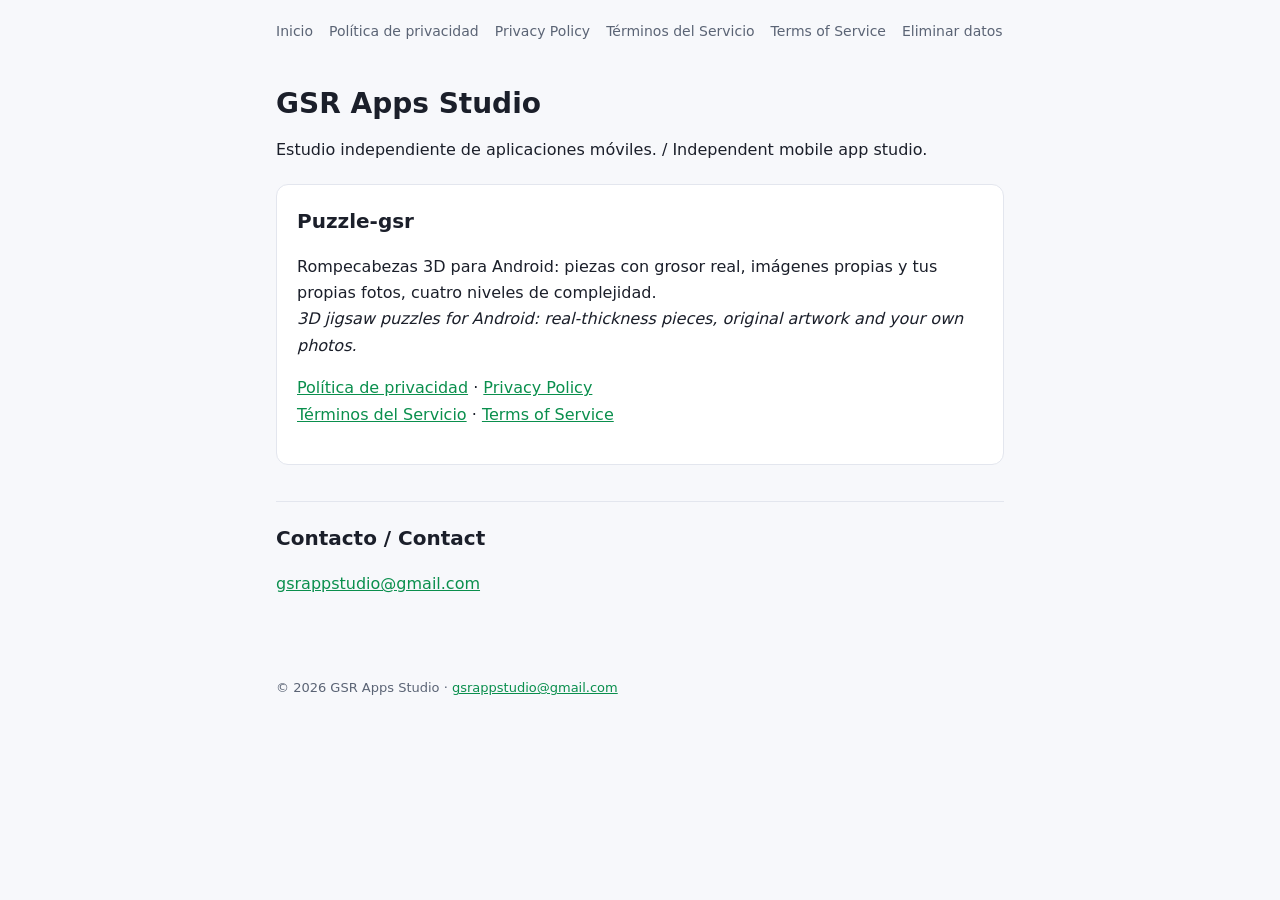
<file: index.html>
<!doctype html>
<html lang="es"><head><meta charset="utf-8">
<meta name="viewport" content="width=device-width,initial-scale=1">
<title>GSR Apps Studio</title>
<meta name="description" content="GSR Apps Studio — aplicaciones móviles / mobile apps">
<style>
:root{--bg:#f7f8fb;--fg:#1b1f2a;--mut:#5b6475;--ac:#0a8f4d;--card:#fff;--bd:#e3e6ee}
@media(prefers-color-scheme:dark){:root{--bg:#0d1017;--fg:#e8ebf2;--mut:#9aa3b5;--ac:#3ddc84;--card:#151a24;--bd:#262d3b}}
*{box-sizing:border-box}
body{margin:0;background:var(--bg);color:var(--fg);font:16px/1.65 system-ui,-apple-system,Segoe UI,Roboto,sans-serif}
main{max-width:760px;margin:0 auto;padding:32px 16px 64px}
header.top{max-width:760px;margin:0 auto;padding:20px 16px 0;display:flex;gap:16px;flex-wrap:wrap;font-size:14px}
header.top a{color:var(--mut);text-decoration:none}header.top a:hover{color:var(--ac)}
h1{font-size:28px;line-height:1.25;margin:.4em 0}
h2{font-size:20px;margin:1.8em 0 .4em;border-top:1px solid var(--bd);padding-top:1em}
a{color:var(--ac)}
table{border-collapse:collapse;width:100%;font-size:14px;margin:1em 0;display:block;overflow-x:auto}
th,td{border:1px solid var(--bd);padding:8px 10px;text-align:left;vertical-align:top}
th{background:var(--card)}
code{background:var(--card);border:1px solid var(--bd);border-radius:4px;padding:1px 5px;font-size:.9em}
.card{background:var(--card);border:1px solid var(--bd);border-radius:12px;padding:20px;margin:20px 0}
footer{max-width:760px;margin:0 auto;padding:0 16px 40px;color:var(--mut);font-size:13px}
</style></head><body>
<header class="top"><a href="index.html">Inicio</a><a href="politica-privacidad-es.html">Política de privacidad</a><a href="privacy-policy-en.html">Privacy Policy</a><a href="terminos-servicio-es.html">Términos del Servicio</a><a href="terms-of-service-en.html">Terms of Service</a><a href="eliminar-datos.html">Eliminar datos</a></header>
<main><h1>GSR Apps Studio</h1>
<p>Estudio independiente de aplicaciones móviles. / Independent mobile app studio.</p>
<div class="card"><h2 style="border:0;margin-top:0;padding:0">Puzzle-gsr</h2>
<p>Rompecabezas 3D para Android: piezas con grosor real, imágenes propias y tus propias fotos, cuatro niveles de complejidad.<br>
<em>3D jigsaw puzzles for Android: real-thickness pieces, original artwork and your own photos.</em></p>
<p><a href="politica-privacidad-es.html">Política de privacidad</a> · <a href="privacy-policy-en.html">Privacy Policy</a><br>
<a href="terminos-servicio-es.html">Términos del Servicio</a> · <a href="terms-of-service-en.html">Terms of Service</a></p></div>
<h2>Contacto / Contact</h2>
<p><a href="mailto:gsrappstudio@gmail.com">gsrappstudio@gmail.com</a></p></main>
<footer>© 2026 GSR Apps Studio · <a href="mailto:gsrappstudio@gmail.com">gsrappstudio@gmail.com</a></footer>
</body></html>
</file>
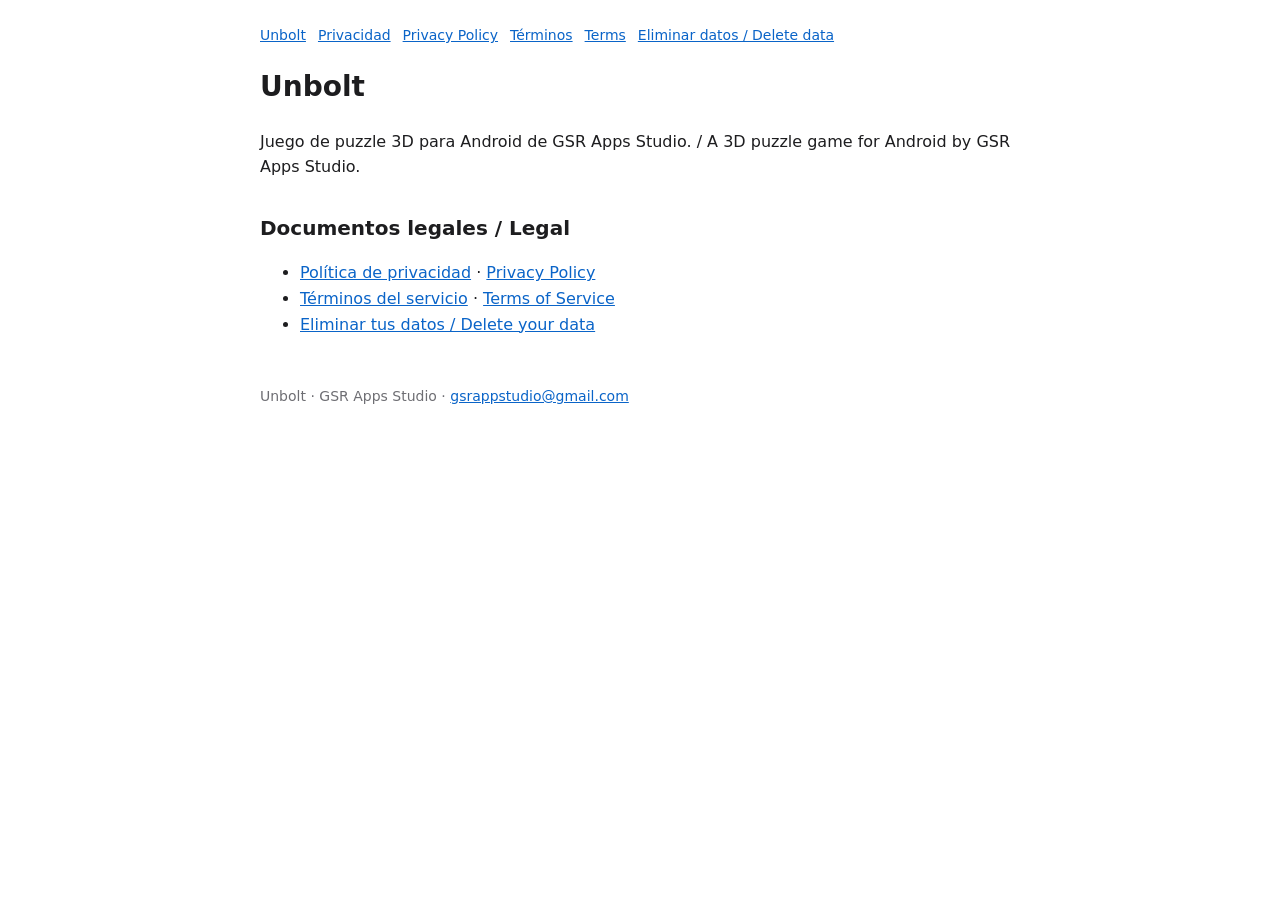
<file: unbolt/index.html>
<!doctype html><html lang="es"><head><meta charset="utf-8"><meta name="viewport" content="width=device-width,initial-scale=1"><title>Unbolt - GSR Apps Studio</title><link rel="stylesheet" href="style.css"></head><body><main><nav><a href="https://gsrappstudio.github.io/unbolt/">Unbolt</a><a href="https://gsrappstudio.github.io/unbolt/privacy-es.html">Privacidad</a><a href="https://gsrappstudio.github.io/unbolt/privacy-en.html">Privacy Policy</a><a href="https://gsrappstudio.github.io/unbolt/terms-es.html">Términos</a><a href="https://gsrappstudio.github.io/unbolt/terms-en.html">Terms</a><a href="https://gsrappstudio.github.io/unbolt/delete-data.html">Eliminar datos / Delete data</a></nav><h1>Unbolt</h1><p>Juego de puzzle 3D para Android de GSR Apps Studio. / A 3D puzzle game for Android by GSR Apps Studio.</p>
<h2>Documentos legales / Legal</h2><ul>
<li><a href="privacy-es.html">Política de privacidad</a> · <a href="privacy-en.html">Privacy Policy</a></li>
<li><a href="terms-es.html">Términos del servicio</a> · <a href="terms-en.html">Terms of Service</a></li>
<li><a href="delete-data.html">Eliminar tus datos / Delete your data</a></li></ul><footer>Unbolt · GSR Apps Studio · <a href="mailto:gsrappstudio@gmail.com">gsrappstudio@gmail.com</a></footer></main></body></html>
</file>
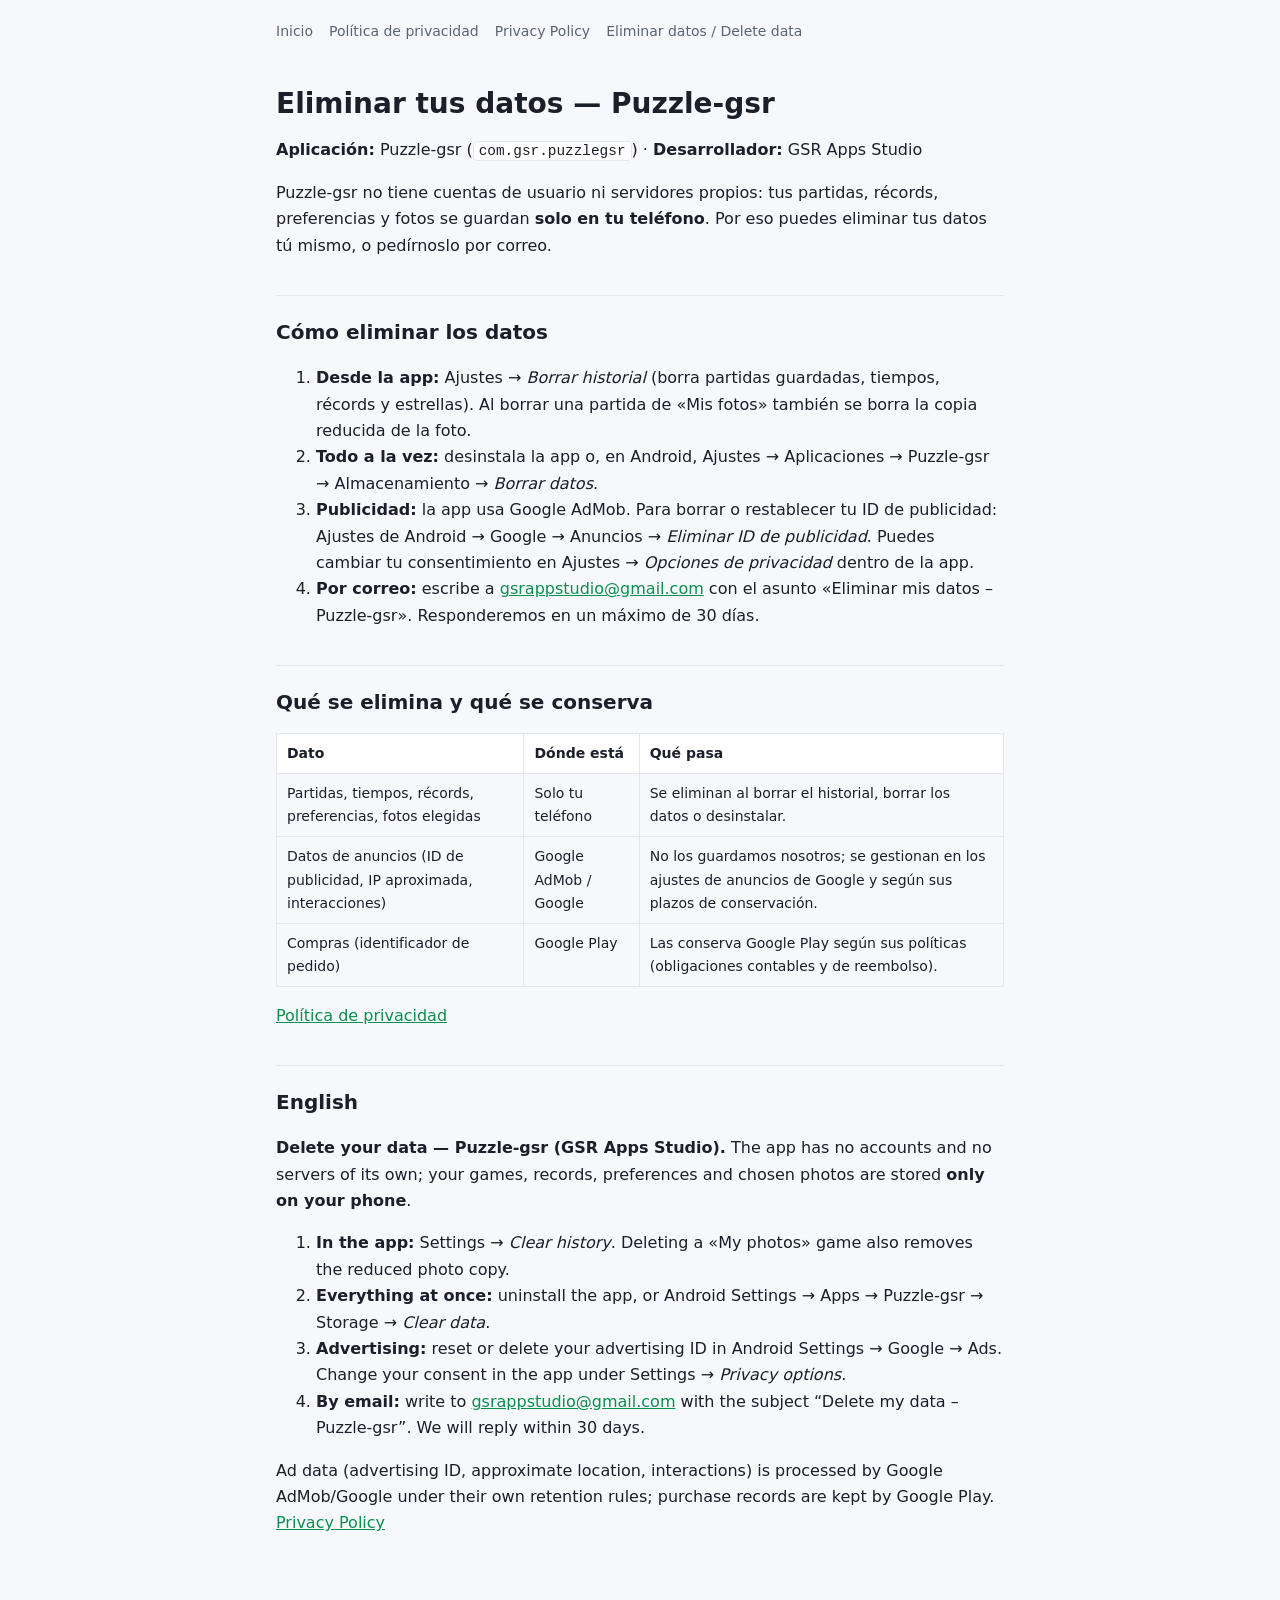
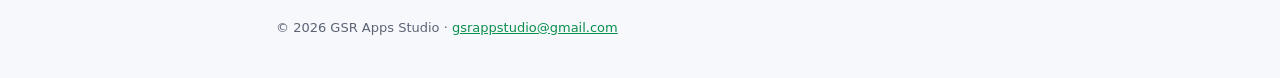
<file: eliminar-datos.html>
<!doctype html>
<html lang="es"><head><meta charset="utf-8">
<meta name="viewport" content="width=device-width,initial-scale=1">
<title>Eliminar datos / Delete data — Puzzle-gsr</title>
<meta name="description" content="Cómo eliminar tus datos de Puzzle-gsr / How to delete your Puzzle-gsr data">
<style>
:root{--bg:#f7f8fb;--fg:#1b1f2a;--mut:#5b6475;--ac:#0a8f4d;--card:#fff;--bd:#e3e6ee}
@media(prefers-color-scheme:dark){:root{--bg:#0d1017;--fg:#e8ebf2;--mut:#9aa3b5;--ac:#3ddc84;--card:#151a24;--bd:#262d3b}}
*{box-sizing:border-box}
body{margin:0;background:var(--bg);color:var(--fg);font:16px/1.65 system-ui,-apple-system,Segoe UI,Roboto,sans-serif}
main{max-width:760px;margin:0 auto;padding:32px 16px 64px}
header.top{max-width:760px;margin:0 auto;padding:20px 16px 0;display:flex;gap:16px;flex-wrap:wrap;font-size:14px}
header.top a{color:var(--mut);text-decoration:none}header.top a:hover{color:var(--ac)}
h1{font-size:28px;line-height:1.25;margin:.4em 0}
h2{font-size:20px;margin:1.8em 0 .4em;border-top:1px solid var(--bd);padding-top:1em}
a{color:var(--ac)}
table{border-collapse:collapse;width:100%;font-size:14px;margin:1em 0;display:block;overflow-x:auto}
th,td{border:1px solid var(--bd);padding:8px 10px;text-align:left;vertical-align:top}
th{background:var(--card)}
code{background:var(--card);border:1px solid var(--bd);border-radius:4px;padding:1px 5px;font-size:.9em}
footer{max-width:760px;margin:0 auto;padding:0 16px 40px;color:var(--mut);font-size:13px}
</style></head><body>
<header class="top"><a href="index.html">Inicio</a><a href="politica-privacidad-es.html">Política de privacidad</a><a href="privacy-policy-en.html">Privacy Policy</a><a href="eliminar-datos.html">Eliminar datos / Delete data</a></header>
<main><h1>Eliminar tus datos — Puzzle-gsr</h1>
<p><strong>Aplicación:</strong> Puzzle-gsr (<code>com.gsr.puzzlegsr</code>) · <strong>Desarrollador:</strong> GSR Apps Studio</p>
<p>Puzzle-gsr no tiene cuentas de usuario ni servidores propios: tus partidas, récords, preferencias y fotos se guardan <strong>solo en tu teléfono</strong>. Por eso puedes eliminar tus datos tú mismo, o pedírnoslo por correo.</p>
<h2>Cómo eliminar los datos</h2>
<ol>
<li><strong>Desde la app:</strong> Ajustes → <em>Borrar historial</em> (borra partidas guardadas, tiempos, récords y estrellas). Al borrar una partida de «Mis fotos» también se borra la copia reducida de la foto.</li>
<li><strong>Todo a la vez:</strong> desinstala la app o, en Android, Ajustes → Aplicaciones → Puzzle-gsr → Almacenamiento → <em>Borrar datos</em>.</li>
<li><strong>Publicidad:</strong> la app usa Google AdMob. Para borrar o restablecer tu ID de publicidad: Ajustes de Android → Google → Anuncios → <em>Eliminar ID de publicidad</em>. Puedes cambiar tu consentimiento en Ajustes → <em>Opciones de privacidad</em> dentro de la app.</li>
<li><strong>Por correo:</strong> escribe a <a href="mailto:gsrappstudio@gmail.com">gsrappstudio@gmail.com</a> con el asunto «Eliminar mis datos – Puzzle-gsr». Responderemos en un máximo de 30 días.</li>
</ol>
<h2>Qué se elimina y qué se conserva</h2>
<table><tr><th>Dato</th><th>Dónde está</th><th>Qué pasa</th></tr>
<tr><td>Partidas, tiempos, récords, preferencias, fotos elegidas</td><td>Solo tu teléfono</td><td>Se eliminan al borrar el historial, borrar los datos o desinstalar.</td></tr>
<tr><td>Datos de anuncios (ID de publicidad, IP aproximada, interacciones)</td><td>Google AdMob / Google</td><td>No los guardamos nosotros; se gestionan en los ajustes de anuncios de Google y según sus plazos de conservación.</td></tr>
<tr><td>Compras (identificador de pedido)</td><td>Google Play</td><td>Las conserva Google Play según sus políticas (obligaciones contables y de reembolso).</td></tr></table>
<p><a href="politica-privacidad-es.html">Política de privacidad</a></p>
<h2>English</h2>
<p><strong>Delete your data — Puzzle-gsr (GSR Apps Studio).</strong> The app has no accounts and no servers of its own; your games, records, preferences and chosen photos are stored <strong>only on your phone</strong>.</p>
<ol>
<li><strong>In the app:</strong> Settings → <em>Clear history</em>. Deleting a «My photos» game also removes the reduced photo copy.</li>
<li><strong>Everything at once:</strong> uninstall the app, or Android Settings → Apps → Puzzle-gsr → Storage → <em>Clear data</em>.</li>
<li><strong>Advertising:</strong> reset or delete your advertising ID in Android Settings → Google → Ads. Change your consent in the app under Settings → <em>Privacy options</em>.</li>
<li><strong>By email:</strong> write to <a href="mailto:gsrappstudio@gmail.com">gsrappstudio@gmail.com</a> with the subject “Delete my data – Puzzle-gsr”. We will reply within 30 days.</li>
</ol>
<p>Ad data (advertising ID, approximate location, interactions) is processed by Google AdMob/Google under their own retention rules; purchase records are kept by Google Play. <a href="privacy-policy-en.html">Privacy Policy</a></p>
</main>
<footer>© 2026 GSR Apps Studio · <a href="mailto:gsrappstudio@gmail.com">gsrappstudio@gmail.com</a></footer>
</body></html>
</file>
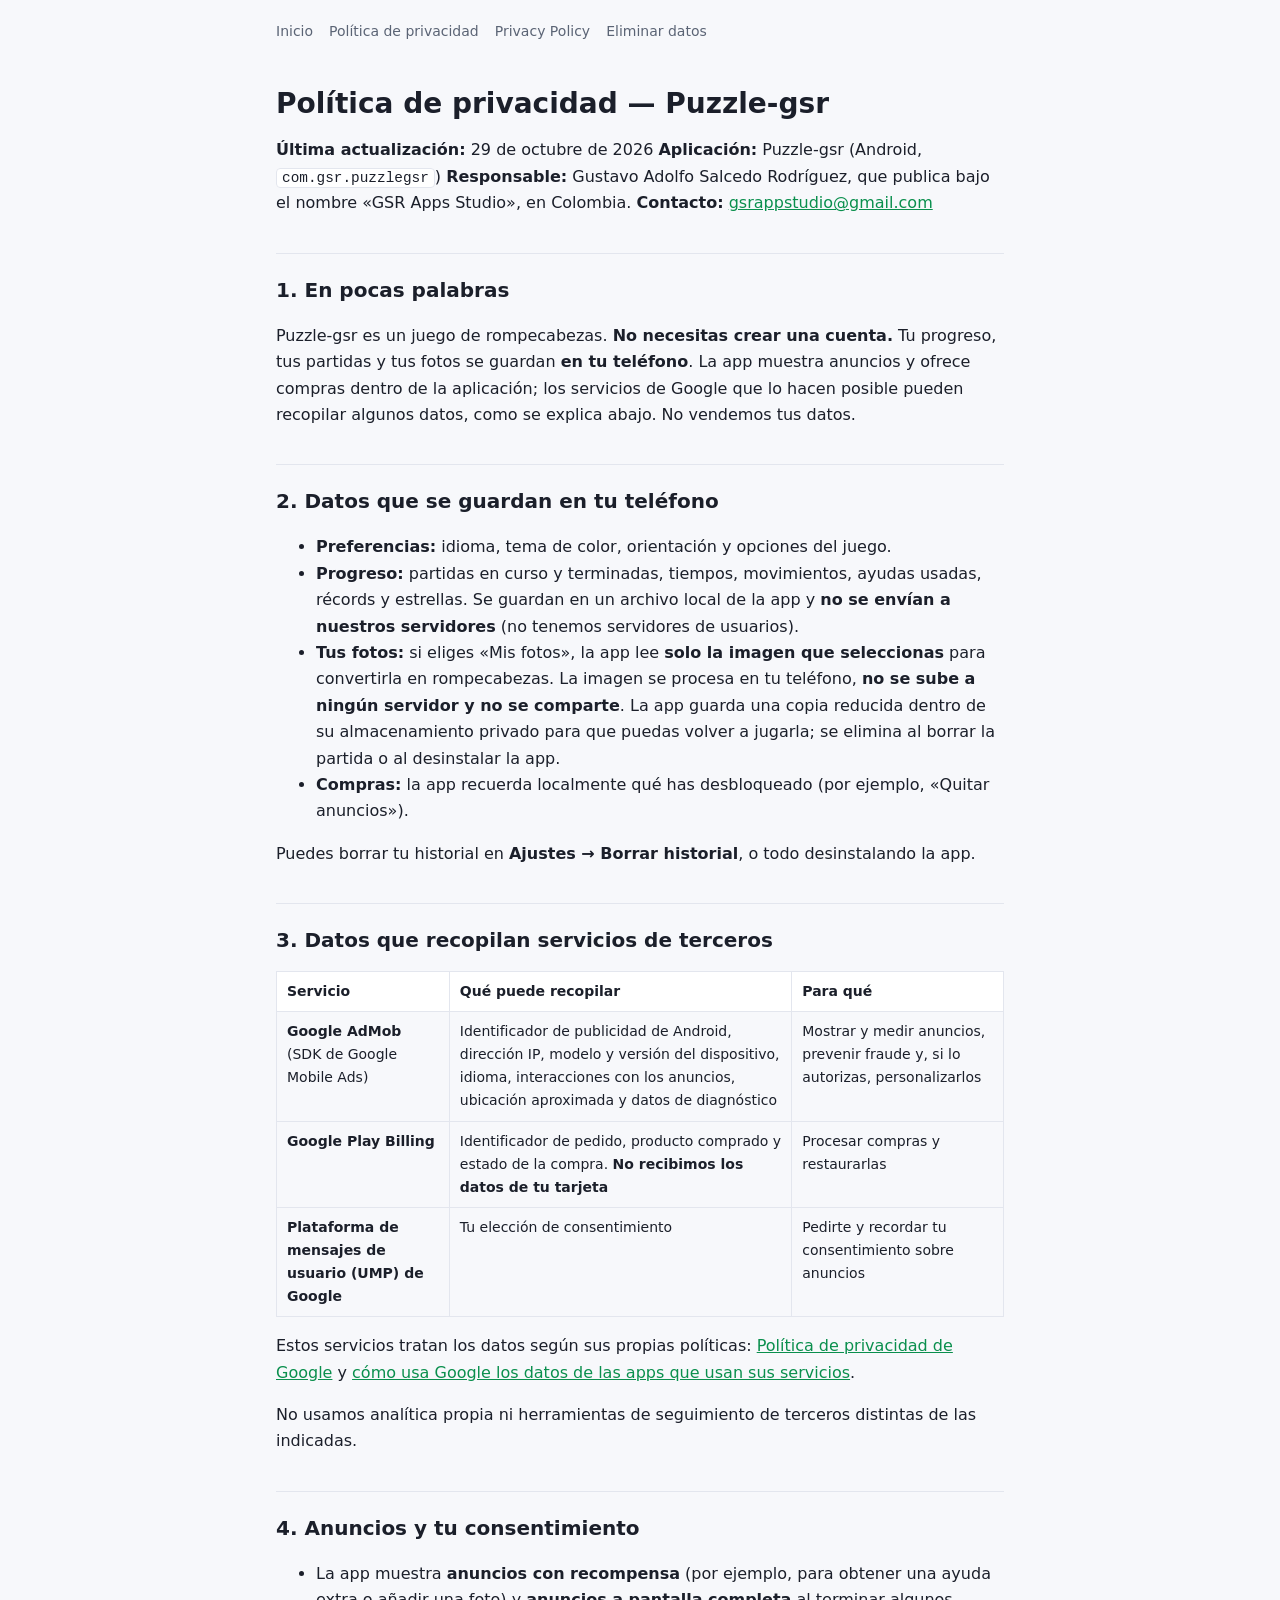
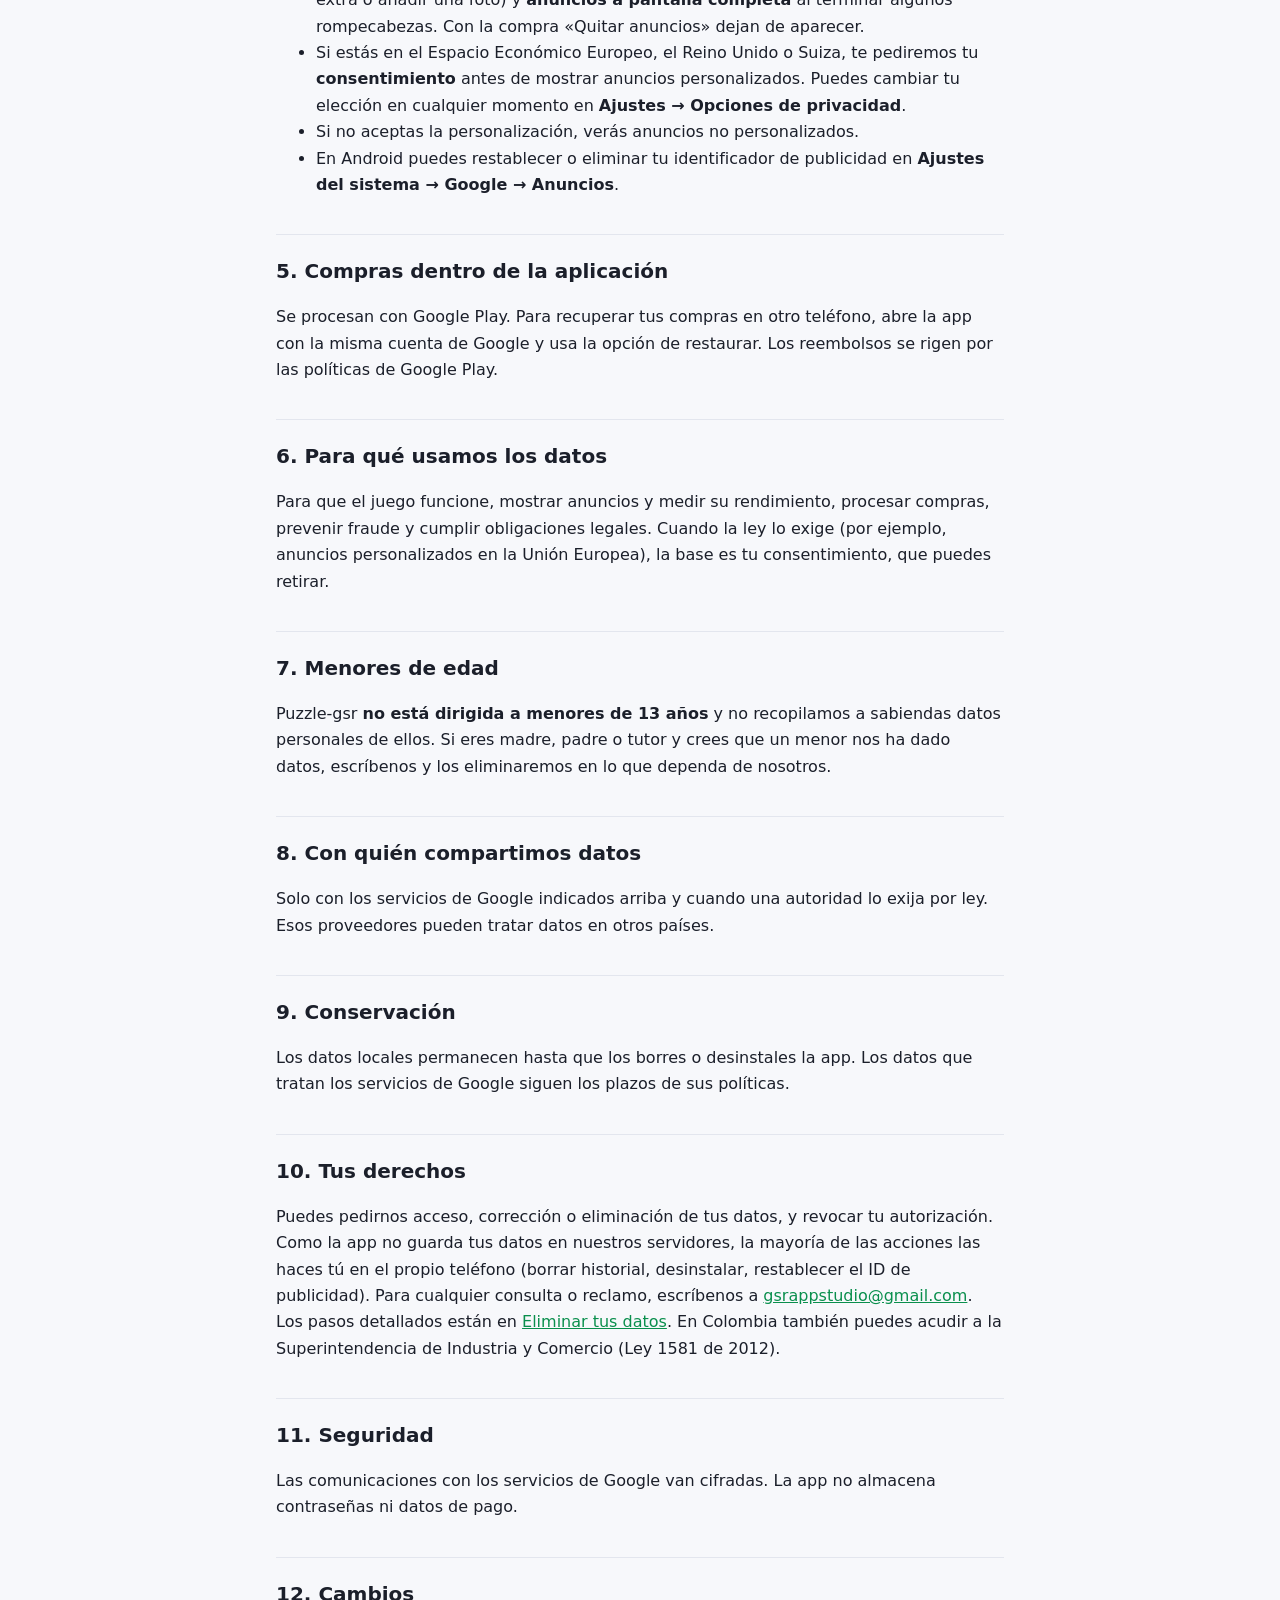
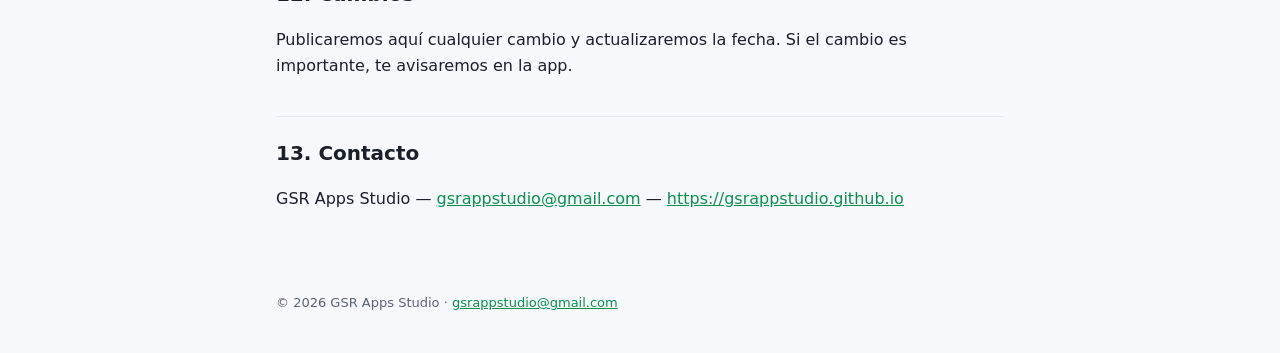
<file: politica-privacidad-es.html>
<!doctype html>
<html lang="es"><head><meta charset="utf-8">
<meta name="viewport" content="width=device-width,initial-scale=1">
<title>Política de privacidad — Puzzle-gsr</title>
<meta name="description" content="Política de privacidad de la app Puzzle-gsr">
<style>
:root{--bg:#f7f8fb;--fg:#1b1f2a;--mut:#5b6475;--ac:#0a8f4d;--card:#fff;--bd:#e3e6ee}
@media(prefers-color-scheme:dark){:root{--bg:#0d1017;--fg:#e8ebf2;--mut:#9aa3b5;--ac:#3ddc84;--card:#151a24;--bd:#262d3b}}
*{box-sizing:border-box}
body{margin:0;background:var(--bg);color:var(--fg);font:16px/1.65 system-ui,-apple-system,Segoe UI,Roboto,sans-serif}
main{max-width:760px;margin:0 auto;padding:32px 16px 64px}
header.top{max-width:760px;margin:0 auto;padding:20px 16px 0;display:flex;gap:16px;flex-wrap:wrap;font-size:14px}
header.top a{color:var(--mut);text-decoration:none}header.top a:hover{color:var(--ac)}
h1{font-size:28px;line-height:1.25;margin:.4em 0}
h2{font-size:20px;margin:1.8em 0 .4em;border-top:1px solid var(--bd);padding-top:1em}
a{color:var(--ac)}
table{border-collapse:collapse;width:100%;font-size:14px;margin:1em 0;display:block;overflow-x:auto}
th,td{border:1px solid var(--bd);padding:8px 10px;text-align:left;vertical-align:top}
th{background:var(--card)}
code{background:var(--card);border:1px solid var(--bd);border-radius:4px;padding:1px 5px;font-size:.9em}
.card{background:var(--card);border:1px solid var(--bd);border-radius:12px;padding:20px;margin:20px 0}
footer{max-width:760px;margin:0 auto;padding:0 16px 40px;color:var(--mut);font-size:13px}
</style></head><body>
<header class="top"><a href="index.html">Inicio</a><a href="politica-privacidad-es.html">Política de privacidad</a><a href="privacy-policy-en.html">Privacy Policy</a><a href="eliminar-datos.html">Eliminar datos</a></header>
<main><h1>Política de privacidad — Puzzle-gsr</h1>
<p><strong>Última actualización:</strong> 29 de octubre de 2026
<strong>Aplicación:</strong> Puzzle-gsr (Android, <code>com.gsr.puzzlegsr</code>)
<strong>Responsable:</strong> Gustavo Adolfo Salcedo Rodríguez, que publica bajo el nombre «GSR Apps Studio», en Colombia.
<strong>Contacto:</strong> <a href="mailto:gsrappstudio@gmail.com">gsrappstudio@gmail.com</a></p>
<h2>1. En pocas palabras</h2>
<p>Puzzle-gsr es un juego de rompecabezas. <strong>No necesitas crear una cuenta.</strong> Tu progreso, tus partidas y tus fotos se guardan <strong>en tu teléfono</strong>. La app muestra anuncios y ofrece compras dentro de la aplicación; los servicios de Google que lo hacen posible pueden recopilar algunos datos, como se explica abajo. No vendemos tus datos.</p>
<h2>2. Datos que se guardan en tu teléfono</h2>
<ul>
<li><strong>Preferencias:</strong> idioma, tema de color, orientación y opciones del juego.</li>
<li><strong>Progreso:</strong> partidas en curso y terminadas, tiempos, movimientos, ayudas usadas, récords y estrellas. Se guardan en un archivo local de la app y <strong>no se envían a nuestros servidores</strong> (no tenemos servidores de usuarios).</li>
<li><strong>Tus fotos:</strong> si eliges «Mis fotos», la app lee <strong>solo la imagen que seleccionas</strong> para convertirla en rompecabezas. La imagen se procesa en tu teléfono, <strong>no se sube a ningún servidor y no se comparte</strong>. La app guarda una copia reducida dentro de su almacenamiento privado para que puedas volver a jugarla; se elimina al borrar la partida o al desinstalar la app.</li>
<li><strong>Compras:</strong> la app recuerda localmente qué has desbloqueado (por ejemplo, «Quitar anuncios»).</li>
</ul>
<p>Puedes borrar tu historial en <strong>Ajustes → Borrar historial</strong>, o todo desinstalando la app.</p>
<h2>3. Datos que recopilan servicios de terceros</h2>
<table>
<thead>
<tr>
<th>Servicio</th>
<th>Qué puede recopilar</th>
<th>Para qué</th>
</tr>
</thead>
<tbody>
<tr>
<td><strong>Google AdMob</strong> (SDK de Google Mobile Ads)</td>
<td>Identificador de publicidad de Android, dirección IP, modelo y versión del dispositivo, idioma, interacciones con los anuncios, ubicación aproximada y datos de diagnóstico</td>
<td>Mostrar y medir anuncios, prevenir fraude y, si lo autorizas, personalizarlos</td>
</tr>
<tr>
<td><strong>Google Play Billing</strong></td>
<td>Identificador de pedido, producto comprado y estado de la compra. <strong>No recibimos los datos de tu tarjeta</strong></td>
<td>Procesar compras y restaurarlas</td>
</tr>
<tr>
<td><strong>Plataforma de mensajes de usuario (UMP) de Google</strong></td>
<td>Tu elección de consentimiento</td>
<td>Pedirte y recordar tu consentimiento sobre anuncios</td>
</tr>
</tbody>
</table>
<p>Estos servicios tratan los datos según sus propias políticas: <a href="https://policies.google.com/privacy">Política de privacidad de Google</a> y <a href="https://policies.google.com/technologies/partner-sites">cómo usa Google los datos de las apps que usan sus servicios</a>.</p>
<p>No usamos analítica propia ni herramientas de seguimiento de terceros distintas de las indicadas.</p>
<h2>4. Anuncios y tu consentimiento</h2>
<ul>
<li>La app muestra <strong>anuncios con recompensa</strong> (por ejemplo, para obtener una ayuda extra o añadir una foto) y <strong>anuncios a pantalla completa</strong> al terminar algunos rompecabezas. Con la compra «Quitar anuncios» dejan de aparecer.</li>
<li>Si estás en el Espacio Económico Europeo, el Reino Unido o Suiza, te pediremos tu <strong>consentimiento</strong> antes de mostrar anuncios personalizados. Puedes cambiar tu elección en cualquier momento en <strong>Ajustes → Opciones de privacidad</strong>.</li>
<li>Si no aceptas la personalización, verás anuncios no personalizados.</li>
<li>En Android puedes restablecer o eliminar tu identificador de publicidad en <strong>Ajustes del sistema → Google → Anuncios</strong>.</li>
</ul>
<h2>5. Compras dentro de la aplicación</h2>
<p>Se procesan con Google Play. Para recuperar tus compras en otro teléfono, abre la app con la misma cuenta de Google y usa la opción de restaurar. Los reembolsos se rigen por las políticas de Google Play.</p>
<h2>6. Para qué usamos los datos</h2>
<p>Para que el juego funcione, mostrar anuncios y medir su rendimiento, procesar compras, prevenir fraude y cumplir obligaciones legales. Cuando la ley lo exige (por ejemplo, anuncios personalizados en la Unión Europea), la base es tu consentimiento, que puedes retirar.</p>
<h2>7. Menores de edad</h2>
<p>Puzzle-gsr <strong>no está dirigida a menores de 13 años</strong> y no recopilamos a sabiendas datos personales de ellos. Si eres madre, padre o tutor y crees que un menor nos ha dado datos, escríbenos y los eliminaremos en lo que dependa de nosotros.</p>
<h2>8. Con quién compartimos datos</h2>
<p>Solo con los servicios de Google indicados arriba y cuando una autoridad lo exija por ley. Esos proveedores pueden tratar datos en otros países.</p>
<h2>9. Conservación</h2>
<p>Los datos locales permanecen hasta que los borres o desinstales la app. Los datos que tratan los servicios de Google siguen los plazos de sus políticas.</p>
<h2>10. Tus derechos</h2>
<p>Puedes pedirnos acceso, corrección o eliminación de tus datos, y revocar tu autorización. Como la app no guarda tus datos en nuestros servidores, la mayoría de las acciones las haces tú en el propio teléfono (borrar historial, desinstalar, restablecer el ID de publicidad). Para cualquier consulta o reclamo, escríbenos a <a href="mailto:gsrappstudio@gmail.com">gsrappstudio@gmail.com</a>. Los pasos detallados están en <a href="eliminar-datos.html">Eliminar tus datos</a>. En Colombia también puedes acudir a la Superintendencia de Industria y Comercio (Ley 1581 de 2012).</p>
<h2>11. Seguridad</h2>
<p>Las comunicaciones con los servicios de Google van cifradas. La app no almacena contraseñas ni datos de pago.</p>
<h2>12. Cambios</h2>
<p>Publicaremos aquí cualquier cambio y actualizaremos la fecha. Si el cambio es importante, te avisaremos en la app.</p>
<h2>13. Contacto</h2>
<p>GSR Apps Studio — <a href="mailto:gsrappstudio@gmail.com">gsrappstudio@gmail.com</a> — <a href="https://gsrappstudio.github.io">https://gsrappstudio.github.io</a></p></main>
<footer>© 2026 GSR Apps Studio · <a href="mailto:gsrappstudio@gmail.com">gsrappstudio@gmail.com</a></footer>
</body></html>
</file>
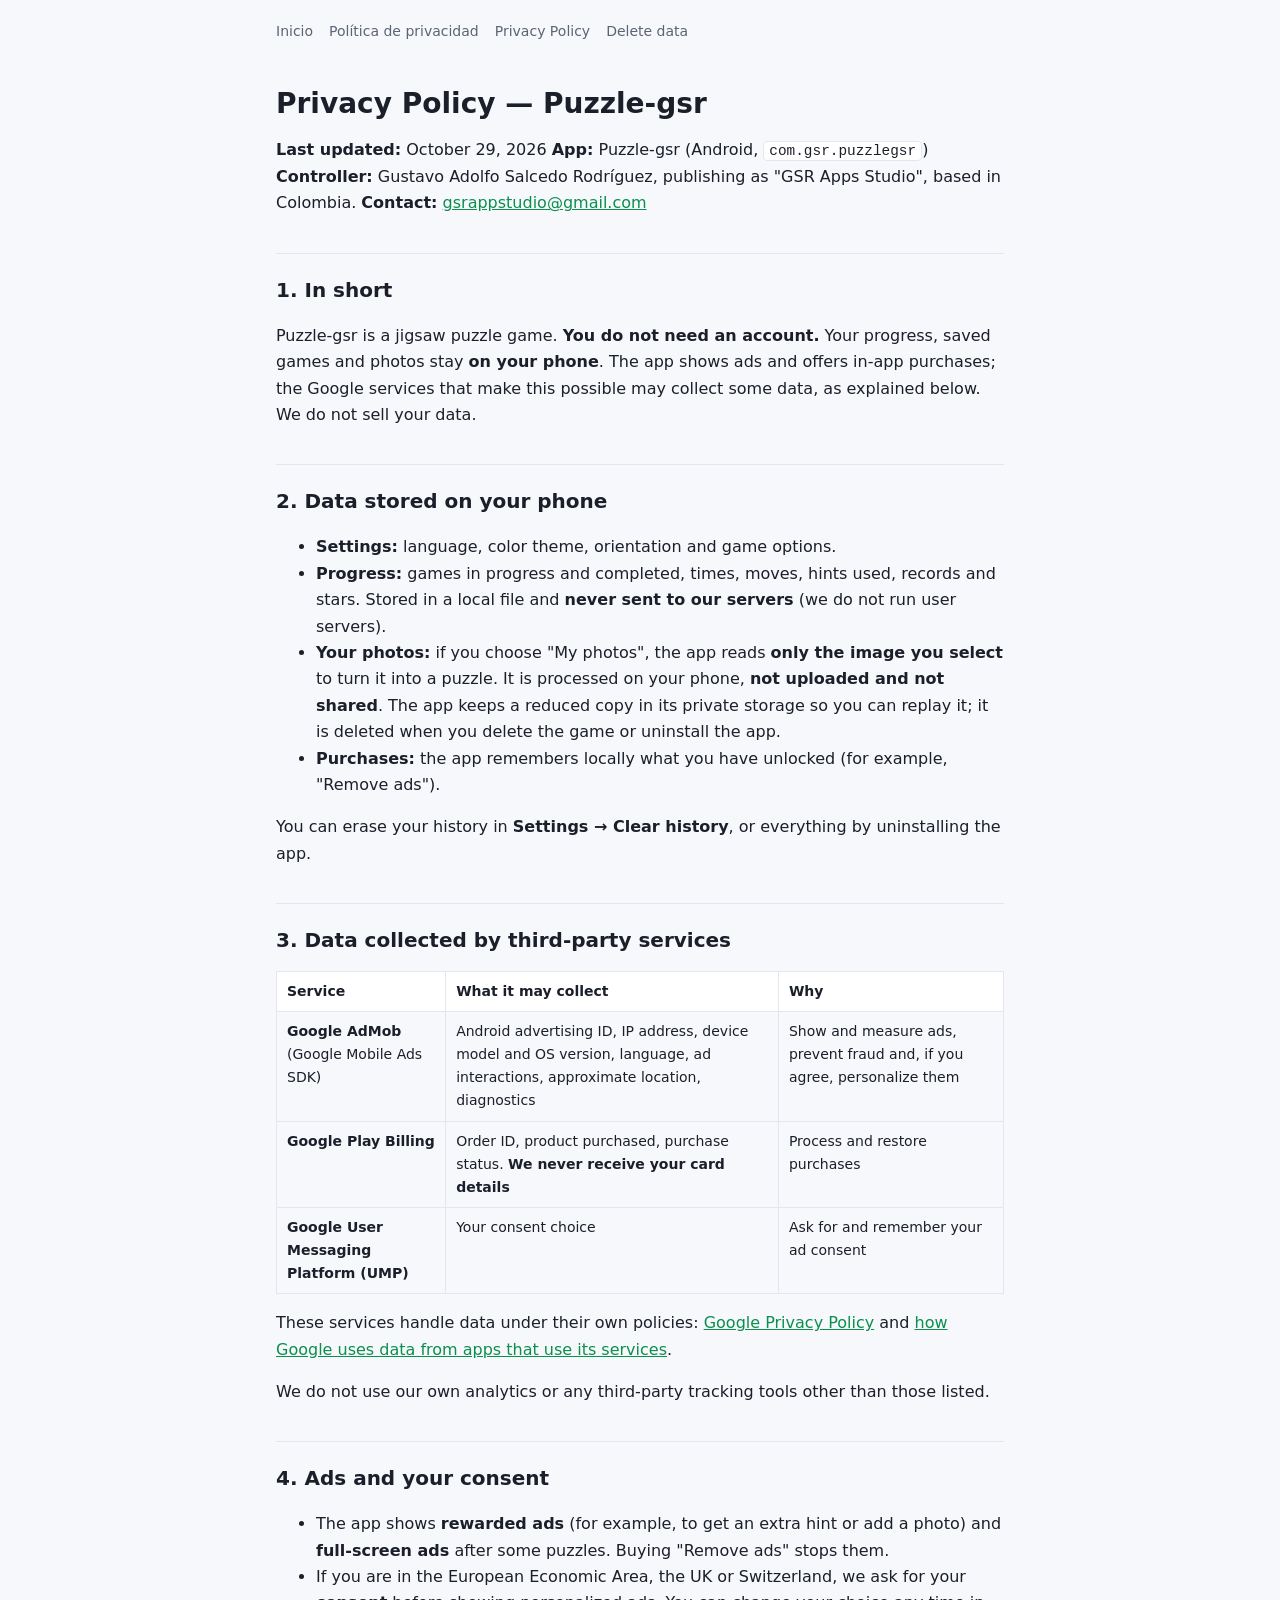
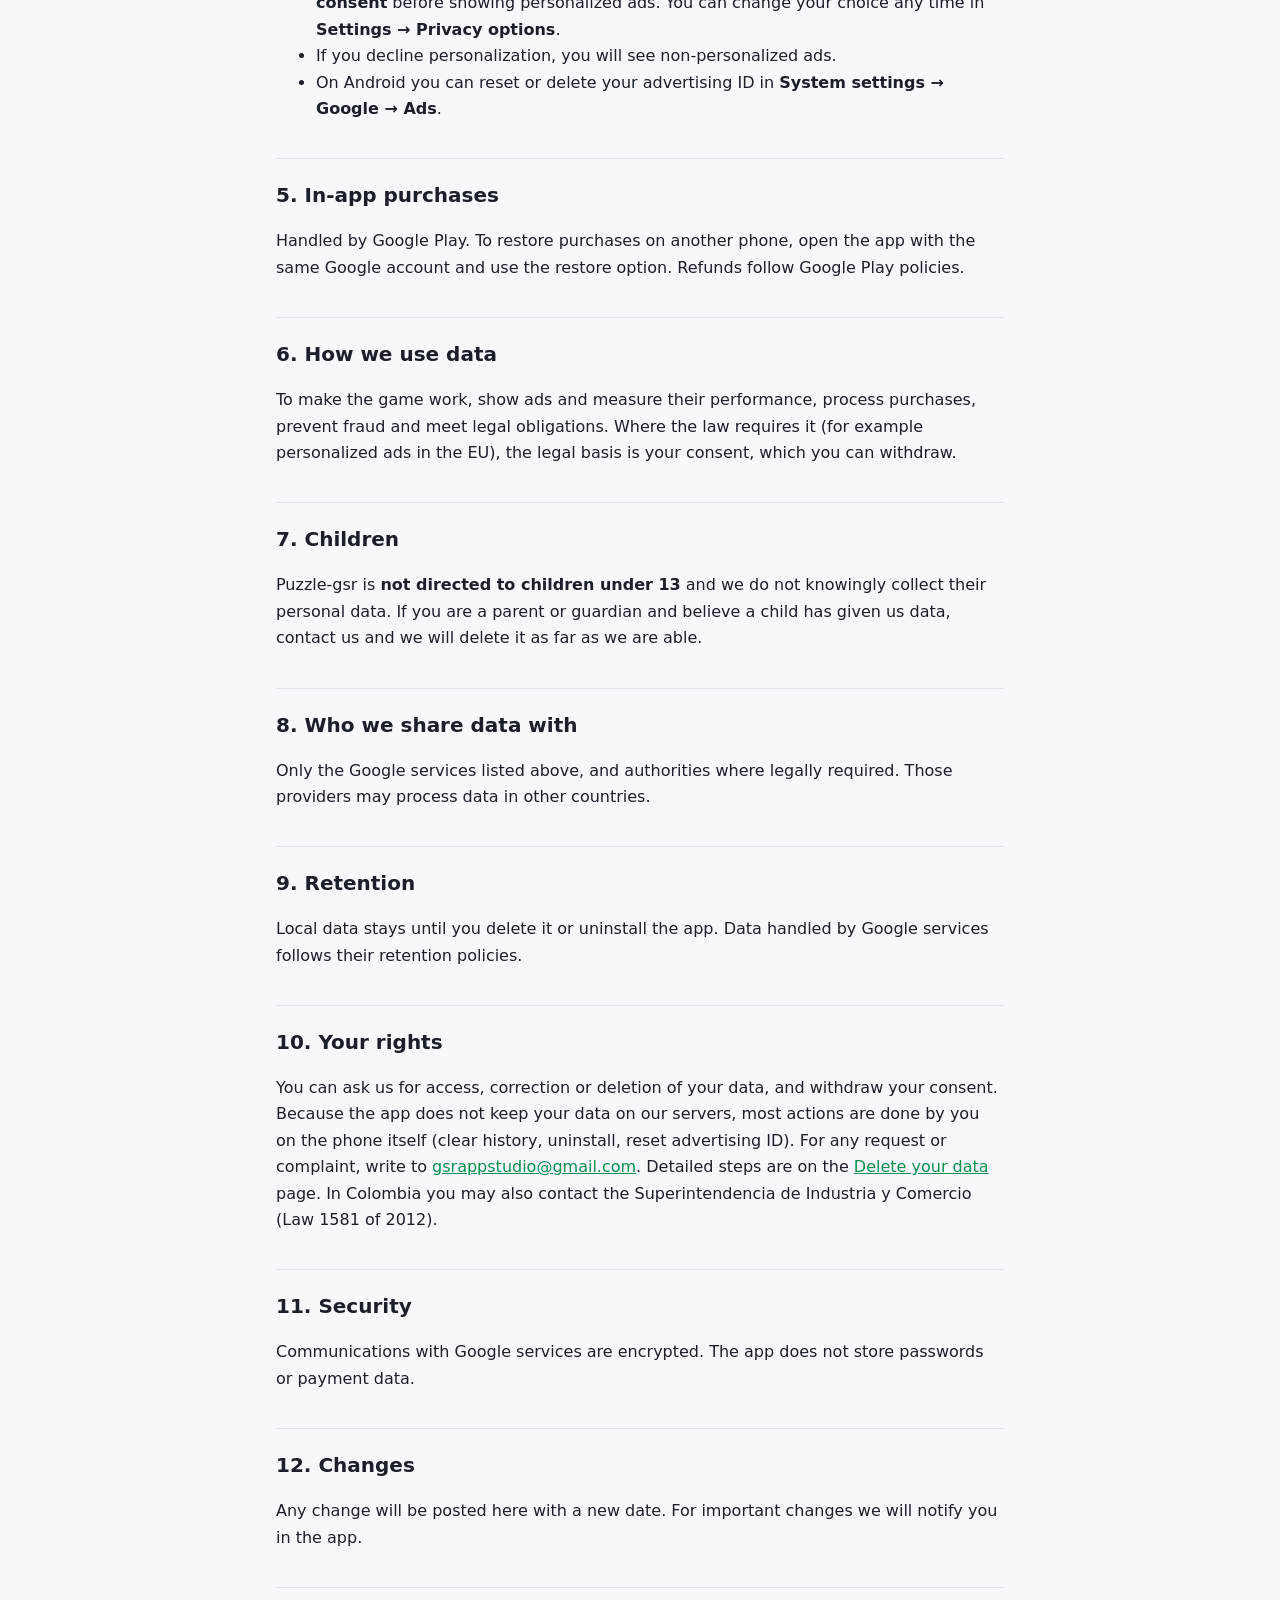
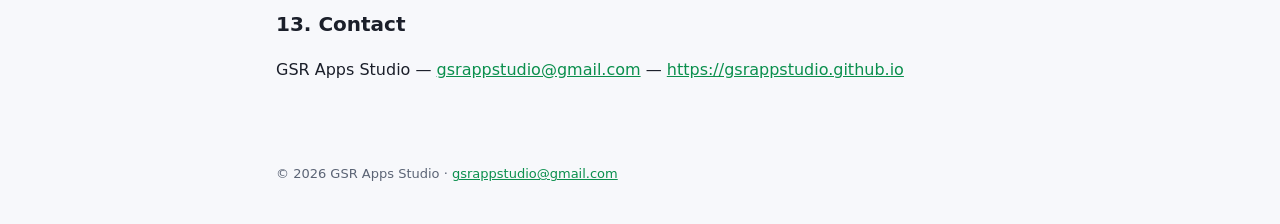
<file: privacy-policy-en.html>
<!doctype html>
<html lang="en"><head><meta charset="utf-8">
<meta name="viewport" content="width=device-width,initial-scale=1">
<title>Privacy Policy — Puzzle-gsr</title>
<meta name="description" content="Privacy policy of the Puzzle-gsr app">
<style>
:root{--bg:#f7f8fb;--fg:#1b1f2a;--mut:#5b6475;--ac:#0a8f4d;--card:#fff;--bd:#e3e6ee}
@media(prefers-color-scheme:dark){:root{--bg:#0d1017;--fg:#e8ebf2;--mut:#9aa3b5;--ac:#3ddc84;--card:#151a24;--bd:#262d3b}}
*{box-sizing:border-box}
body{margin:0;background:var(--bg);color:var(--fg);font:16px/1.65 system-ui,-apple-system,Segoe UI,Roboto,sans-serif}
main{max-width:760px;margin:0 auto;padding:32px 16px 64px}
header.top{max-width:760px;margin:0 auto;padding:20px 16px 0;display:flex;gap:16px;flex-wrap:wrap;font-size:14px}
header.top a{color:var(--mut);text-decoration:none}header.top a:hover{color:var(--ac)}
h1{font-size:28px;line-height:1.25;margin:.4em 0}
h2{font-size:20px;margin:1.8em 0 .4em;border-top:1px solid var(--bd);padding-top:1em}
a{color:var(--ac)}
table{border-collapse:collapse;width:100%;font-size:14px;margin:1em 0;display:block;overflow-x:auto}
th,td{border:1px solid var(--bd);padding:8px 10px;text-align:left;vertical-align:top}
th{background:var(--card)}
code{background:var(--card);border:1px solid var(--bd);border-radius:4px;padding:1px 5px;font-size:.9em}
.card{background:var(--card);border:1px solid var(--bd);border-radius:12px;padding:20px;margin:20px 0}
footer{max-width:760px;margin:0 auto;padding:0 16px 40px;color:var(--mut);font-size:13px}
</style></head><body>
<header class="top"><a href="index.html">Inicio</a><a href="politica-privacidad-es.html">Política de privacidad</a><a href="privacy-policy-en.html">Privacy Policy</a><a href="eliminar-datos.html">Delete data</a></header>
<main><h1>Privacy Policy — Puzzle-gsr</h1>
<p><strong>Last updated:</strong> October 29, 2026
<strong>App:</strong> Puzzle-gsr (Android, <code>com.gsr.puzzlegsr</code>)
<strong>Controller:</strong> Gustavo Adolfo Salcedo Rodríguez, publishing as "GSR Apps Studio", based in Colombia.
<strong>Contact:</strong> <a href="mailto:gsrappstudio@gmail.com">gsrappstudio@gmail.com</a></p>
<h2>1. In short</h2>
<p>Puzzle-gsr is a jigsaw puzzle game. <strong>You do not need an account.</strong> Your progress, saved games and photos stay <strong>on your phone</strong>. The app shows ads and offers in-app purchases; the Google services that make this possible may collect some data, as explained below. We do not sell your data.</p>
<h2>2. Data stored on your phone</h2>
<ul>
<li><strong>Settings:</strong> language, color theme, orientation and game options.</li>
<li><strong>Progress:</strong> games in progress and completed, times, moves, hints used, records and stars. Stored in a local file and <strong>never sent to our servers</strong> (we do not run user servers).</li>
<li><strong>Your photos:</strong> if you choose "My photos", the app reads <strong>only the image you select</strong> to turn it into a puzzle. It is processed on your phone, <strong>not uploaded and not shared</strong>. The app keeps a reduced copy in its private storage so you can replay it; it is deleted when you delete the game or uninstall the app.</li>
<li><strong>Purchases:</strong> the app remembers locally what you have unlocked (for example, "Remove ads").</li>
</ul>
<p>You can erase your history in <strong>Settings → Clear history</strong>, or everything by uninstalling the app.</p>
<h2>3. Data collected by third-party services</h2>
<table>
<thead>
<tr>
<th>Service</th>
<th>What it may collect</th>
<th>Why</th>
</tr>
</thead>
<tbody>
<tr>
<td><strong>Google AdMob</strong> (Google Mobile Ads SDK)</td>
<td>Android advertising ID, IP address, device model and OS version, language, ad interactions, approximate location, diagnostics</td>
<td>Show and measure ads, prevent fraud and, if you agree, personalize them</td>
</tr>
<tr>
<td><strong>Google Play Billing</strong></td>
<td>Order ID, product purchased, purchase status. <strong>We never receive your card details</strong></td>
<td>Process and restore purchases</td>
</tr>
<tr>
<td><strong>Google User Messaging Platform (UMP)</strong></td>
<td>Your consent choice</td>
<td>Ask for and remember your ad consent</td>
</tr>
</tbody>
</table>
<p>These services handle data under their own policies: <a href="https://policies.google.com/privacy">Google Privacy Policy</a> and <a href="https://policies.google.com/technologies/partner-sites">how Google uses data from apps that use its services</a>.</p>
<p>We do not use our own analytics or any third-party tracking tools other than those listed.</p>
<h2>4. Ads and your consent</h2>
<ul>
<li>The app shows <strong>rewarded ads</strong> (for example, to get an extra hint or add a photo) and <strong>full-screen ads</strong> after some puzzles. Buying "Remove ads" stops them.</li>
<li>If you are in the European Economic Area, the UK or Switzerland, we ask for your <strong>consent</strong> before showing personalized ads. You can change your choice any time in <strong>Settings → Privacy options</strong>.</li>
<li>If you decline personalization, you will see non-personalized ads.</li>
<li>On Android you can reset or delete your advertising ID in <strong>System settings → Google → Ads</strong>.</li>
</ul>
<h2>5. In-app purchases</h2>
<p>Handled by Google Play. To restore purchases on another phone, open the app with the same Google account and use the restore option. Refunds follow Google Play policies.</p>
<h2>6. How we use data</h2>
<p>To make the game work, show ads and measure their performance, process purchases, prevent fraud and meet legal obligations. Where the law requires it (for example personalized ads in the EU), the legal basis is your consent, which you can withdraw.</p>
<h2>7. Children</h2>
<p>Puzzle-gsr is <strong>not directed to children under 13</strong> and we do not knowingly collect their personal data. If you are a parent or guardian and believe a child has given us data, contact us and we will delete it as far as we are able.</p>
<h2>8. Who we share data with</h2>
<p>Only the Google services listed above, and authorities where legally required. Those providers may process data in other countries.</p>
<h2>9. Retention</h2>
<p>Local data stays until you delete it or uninstall the app. Data handled by Google services follows their retention policies.</p>
<h2>10. Your rights</h2>
<p>You can ask us for access, correction or deletion of your data, and withdraw your consent. Because the app does not keep your data on our servers, most actions are done by you on the phone itself (clear history, uninstall, reset advertising ID). For any request or complaint, write to <a href="mailto:gsrappstudio@gmail.com">gsrappstudio@gmail.com</a>. Detailed steps are on the <a href="eliminar-datos.html">Delete your data</a> page. In Colombia you may also contact the Superintendencia de Industria y Comercio (Law 1581 of 2012).</p>
<h2>11. Security</h2>
<p>Communications with Google services are encrypted. The app does not store passwords or payment data.</p>
<h2>12. Changes</h2>
<p>Any change will be posted here with a new date. For important changes we will notify you in the app.</p>
<h2>13. Contact</h2>
<p>GSR Apps Studio — <a href="mailto:gsrappstudio@gmail.com">gsrappstudio@gmail.com</a> — <a href="https://gsrappstudio.github.io">https://gsrappstudio.github.io</a></p></main>
<footer>© 2026 GSR Apps Studio · <a href="mailto:gsrappstudio@gmail.com">gsrappstudio@gmail.com</a></footer>
</body></html>
</file>
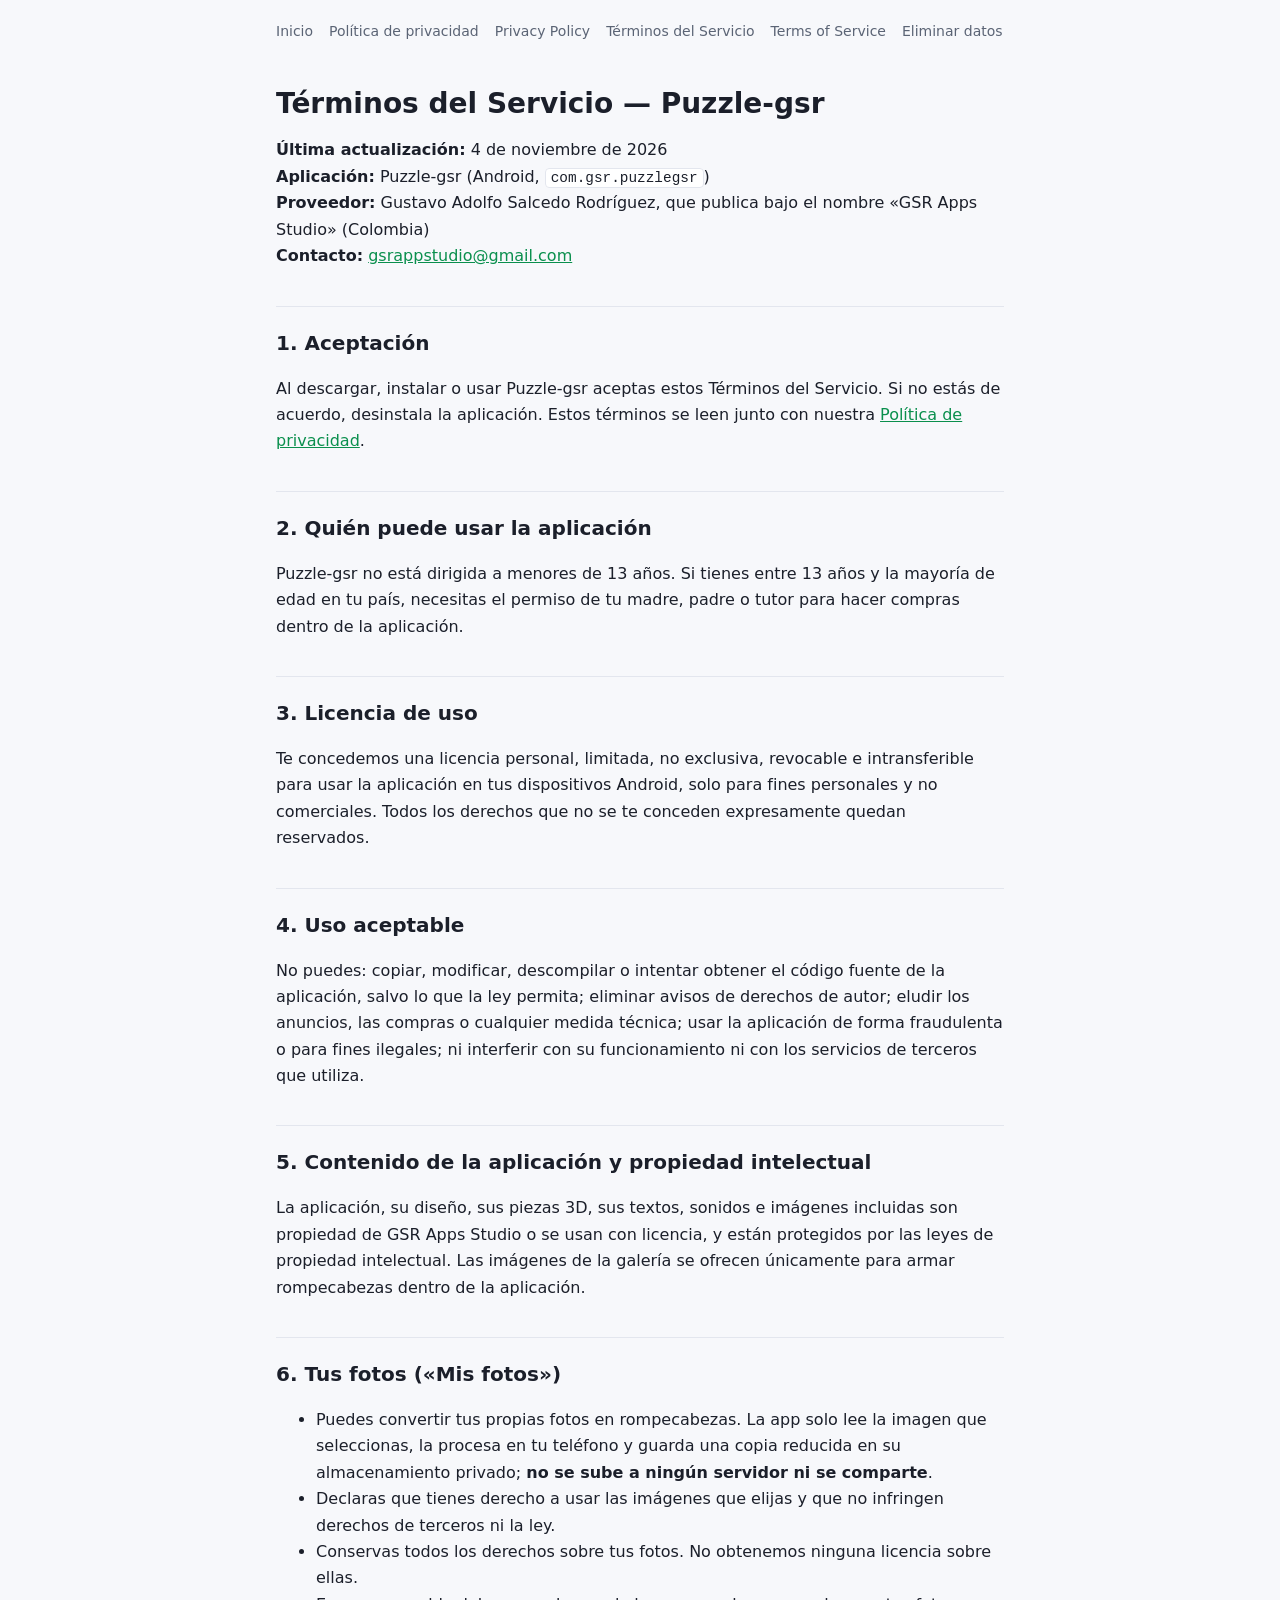
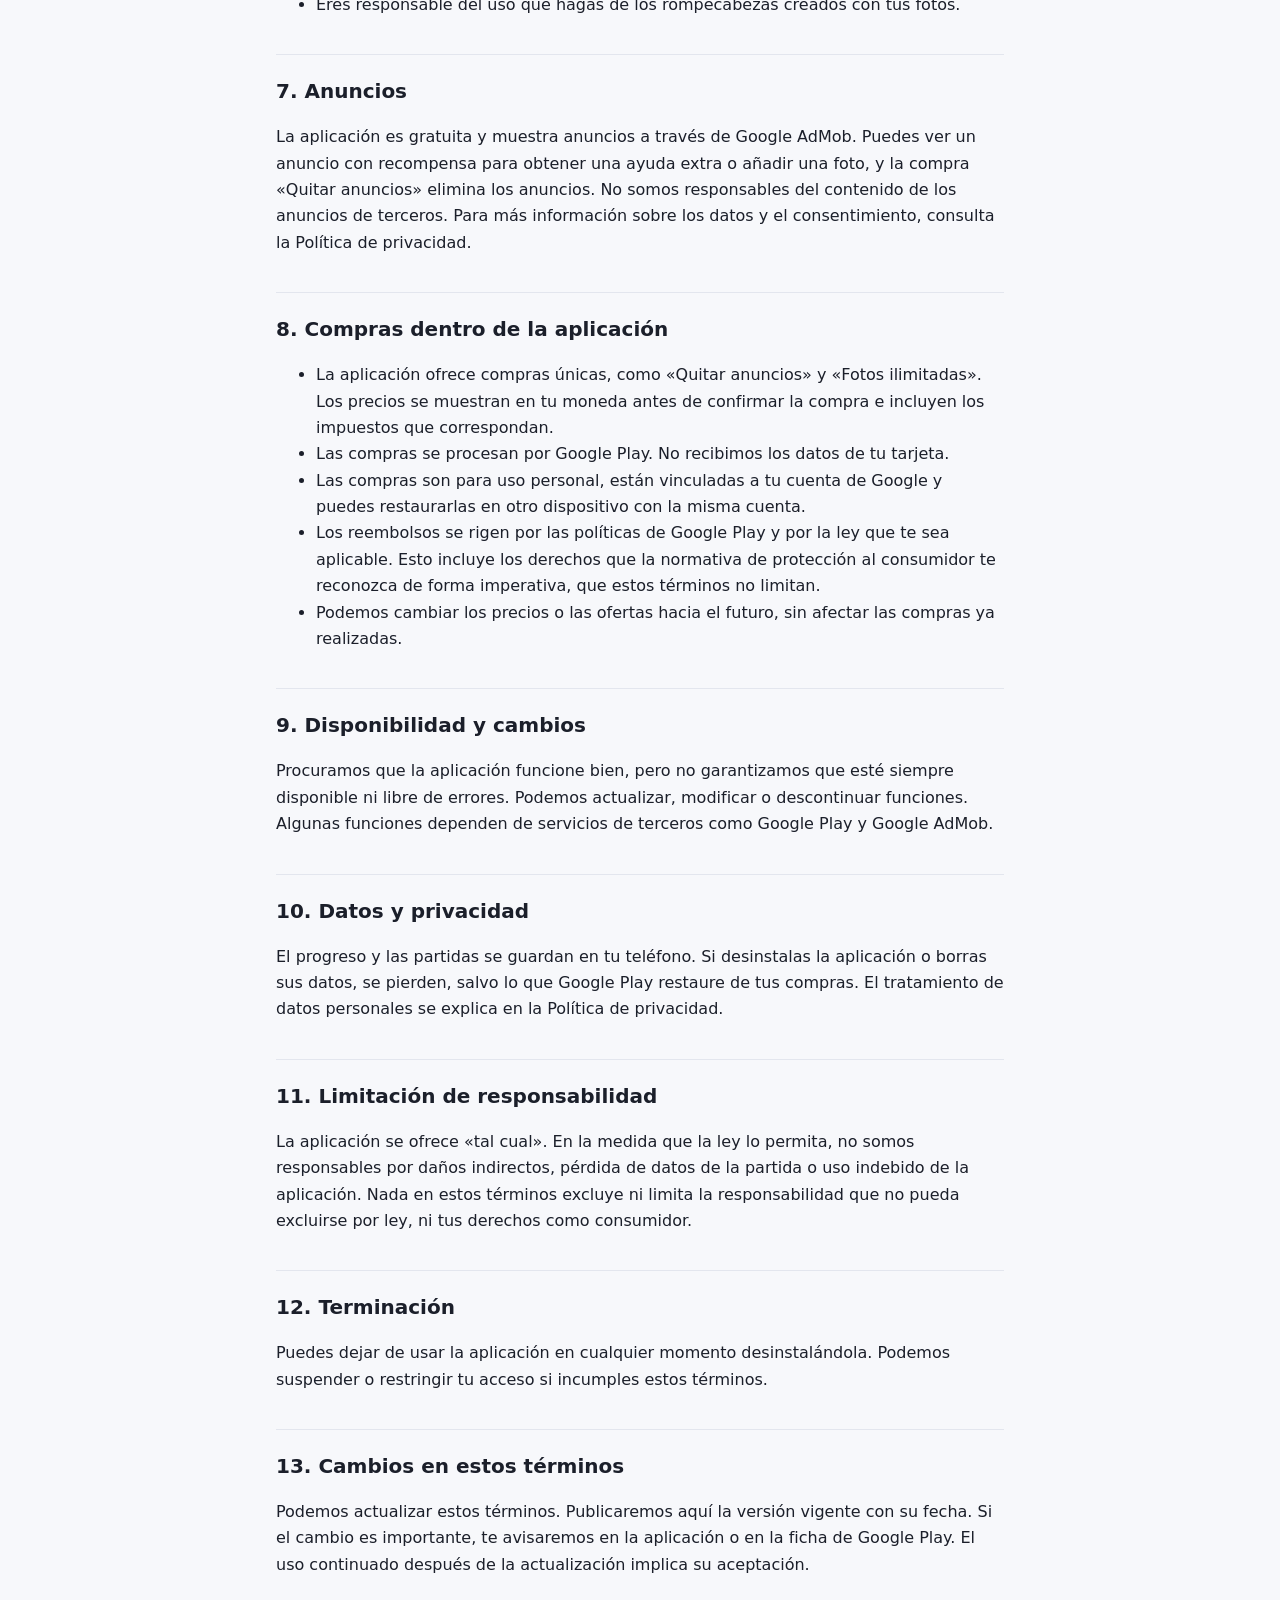
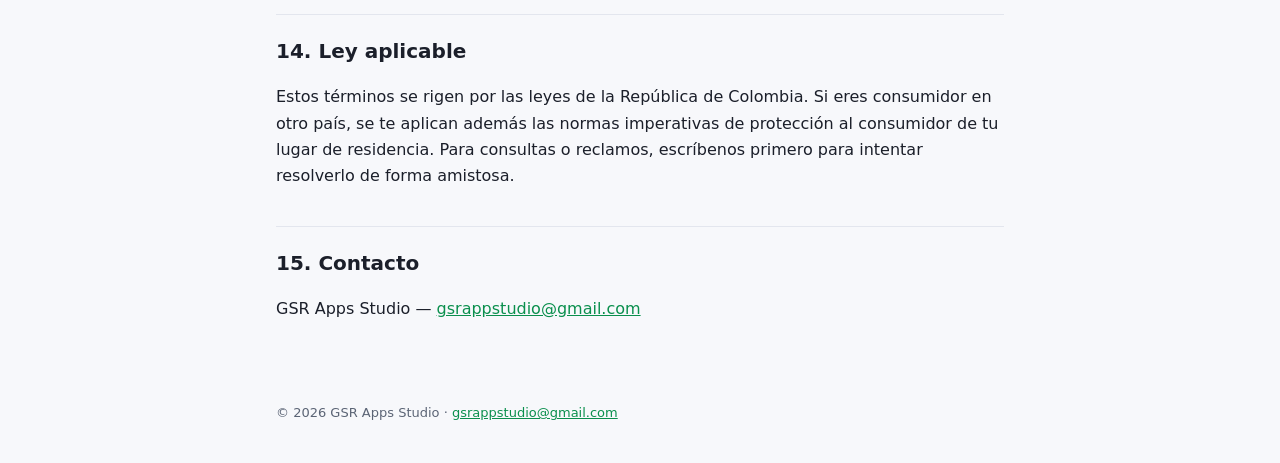
<file: terminos-servicio-es.html>
<!doctype html>
<html lang="es"><head><meta charset="utf-8">
<meta name="viewport" content="width=device-width,initial-scale=1">
<title>Términos del Servicio — Puzzle-gsr</title>
<meta name="robots" content="index,follow">
<style>
:root{--bg:#f7f8fb;--fg:#1b1f2a;--mut:#5b6475;--ac:#0a8f4d;--card:#fff;--bd:#e3e6ee}
@media(prefers-color-scheme:dark){:root{--bg:#0d1017;--fg:#e8ebf2;--mut:#9aa3b5;--ac:#3ddc84;--card:#151a24;--bd:#262d3b}}
*{box-sizing:border-box}
body{margin:0;background:var(--bg);color:var(--fg);font:16px/1.65 system-ui,-apple-system,Segoe UI,Roboto,sans-serif}
main{max-width:760px;margin:0 auto;padding:32px 16px 64px}
header.top{max-width:760px;margin:0 auto;padding:20px 16px 0;display:flex;gap:16px;flex-wrap:wrap;font-size:14px}
header.top a{color:var(--mut);text-decoration:none}header.top a:hover{color:var(--ac)}
h1{font-size:28px;line-height:1.25;margin:.4em 0}
h2{font-size:20px;margin:1.8em 0 .4em;border-top:1px solid var(--bd);padding-top:1em}
a{color:var(--ac)}
code{background:var(--card);border:1px solid var(--bd);border-radius:4px;padding:1px 5px;font-size:.9em}
footer{max-width:760px;margin:0 auto;padding:0 16px 40px;color:var(--mut);font-size:13px}
</style></head><body>
<header class="top"><a href="index.html">Inicio</a><a href="politica-privacidad-es.html">Política de privacidad</a><a href="privacy-policy-en.html">Privacy Policy</a><a href="terminos-servicio-es.html">Términos del Servicio</a><a href="terms-of-service-en.html">Terms of Service</a><a href="eliminar-datos.html">Eliminar datos</a></header>
<main>
<h1>Términos del Servicio — Puzzle-gsr</h1>
<p><strong>Última actualización:</strong> 4 de noviembre de 2026<br>
<strong>Aplicación:</strong> Puzzle-gsr (Android, <code>com.gsr.puzzlegsr</code>)<br>
<strong>Proveedor:</strong> Gustavo Adolfo Salcedo Rodríguez, que publica bajo el nombre «GSR Apps Studio» (Colombia)<br>
<strong>Contacto:</strong> <a href="mailto:gsrappstudio@gmail.com">gsrappstudio@gmail.com</a></p>
<h2>1. Aceptación</h2>
<p>Al descargar, instalar o usar Puzzle-gsr aceptas estos Términos del Servicio. Si no estás de acuerdo, desinstala la aplicación. Estos términos se leen junto con nuestra <a href="politica-privacidad-es.html">Política de privacidad</a>.</p>
<h2>2. Quién puede usar la aplicación</h2>
<p>Puzzle-gsr no está dirigida a menores de 13 años. Si tienes entre 13 años y la mayoría de edad en tu país, necesitas el permiso de tu madre, padre o tutor para hacer compras dentro de la aplicación.</p>
<h2>3. Licencia de uso</h2>
<p>Te concedemos una licencia personal, limitada, no exclusiva, revocable e intransferible para usar la aplicación en tus dispositivos Android, solo para fines personales y no comerciales. Todos los derechos que no se te conceden expresamente quedan reservados.</p>
<h2>4. Uso aceptable</h2>
<p>No puedes: copiar, modificar, descompilar o intentar obtener el código fuente de la aplicación, salvo lo que la ley permita; eliminar avisos de derechos de autor; eludir los anuncios, las compras o cualquier medida técnica; usar la aplicación de forma fraudulenta o para fines ilegales; ni interferir con su funcionamiento ni con los servicios de terceros que utiliza.</p>
<h2>5. Contenido de la aplicación y propiedad intelectual</h2>
<p>La aplicación, su diseño, sus piezas 3D, sus textos, sonidos e imágenes incluidas son propiedad de GSR Apps Studio o se usan con licencia, y están protegidos por las leyes de propiedad intelectual. Las imágenes de la galería se ofrecen únicamente para armar rompecabezas dentro de la aplicación.</p>
<h2>6. Tus fotos («Mis fotos»)</h2>
<ul>
<li>Puedes convertir tus propias fotos en rompecabezas. La app solo lee la imagen que seleccionas, la procesa en tu teléfono y guarda una copia reducida en su almacenamiento privado; <strong>no se sube a ningún servidor ni se comparte</strong>.</li>
<li>Declaras que tienes derecho a usar las imágenes que elijas y que no infringen derechos de terceros ni la ley.</li>
<li>Conservas todos los derechos sobre tus fotos. No obtenemos ninguna licencia sobre ellas.</li>
<li>Eres responsable del uso que hagas de los rompecabezas creados con tus fotos.</li>
</ul>
<h2>7. Anuncios</h2>
<p>La aplicación es gratuita y muestra anuncios a través de Google AdMob. Puedes ver un anuncio con recompensa para obtener una ayuda extra o añadir una foto, y la compra «Quitar anuncios» elimina los anuncios. No somos responsables del contenido de los anuncios de terceros. Para más información sobre los datos y el consentimiento, consulta la Política de privacidad.</p>
<h2>8. Compras dentro de la aplicación</h2>
<ul>
<li>La aplicación ofrece compras únicas, como «Quitar anuncios» y «Fotos ilimitadas». Los precios se muestran en tu moneda antes de confirmar la compra e incluyen los impuestos que correspondan.</li>
<li>Las compras se procesan por Google Play. No recibimos los datos de tu tarjeta.</li>
<li>Las compras son para uso personal, están vinculadas a tu cuenta de Google y puedes restaurarlas en otro dispositivo con la misma cuenta.</li>
<li>Los reembolsos se rigen por las políticas de Google Play y por la ley que te sea aplicable. Esto incluye los derechos que la normativa de protección al consumidor te reconozca de forma imperativa, que estos términos no limitan.</li>
<li>Podemos cambiar los precios o las ofertas hacia el futuro, sin afectar las compras ya realizadas.</li>
</ul>
<h2>9. Disponibilidad y cambios</h2>
<p>Procuramos que la aplicación funcione bien, pero no garantizamos que esté siempre disponible ni libre de errores. Podemos actualizar, modificar o descontinuar funciones. Algunas funciones dependen de servicios de terceros como Google Play y Google AdMob.</p>
<h2>10. Datos y privacidad</h2>
<p>El progreso y las partidas se guardan en tu teléfono. Si desinstalas la aplicación o borras sus datos, se pierden, salvo lo que Google Play restaure de tus compras. El tratamiento de datos personales se explica en la Política de privacidad.</p>
<h2>11. Limitación de responsabilidad</h2>
<p>La aplicación se ofrece «tal cual». En la medida que la ley lo permita, no somos responsables por daños indirectos, pérdida de datos de la partida o uso indebido de la aplicación. Nada en estos términos excluye ni limita la responsabilidad que no pueda excluirse por ley, ni tus derechos como consumidor.</p>
<h2>12. Terminación</h2>
<p>Puedes dejar de usar la aplicación en cualquier momento desinstalándola. Podemos suspender o restringir tu acceso si incumples estos términos.</p>
<h2>13. Cambios en estos términos</h2>
<p>Podemos actualizar estos términos. Publicaremos aquí la versión vigente con su fecha. Si el cambio es importante, te avisaremos en la aplicación o en la ficha de Google Play. El uso continuado después de la actualización implica su aceptación.</p>
<h2>14. Ley aplicable</h2>
<p>Estos términos se rigen por las leyes de la República de Colombia. Si eres consumidor en otro país, se te aplican además las normas imperativas de protección al consumidor de tu lugar de residencia. Para consultas o reclamos, escríbenos primero para intentar resolverlo de forma amistosa.</p>
<h2>15. Contacto</h2>
<p>GSR Apps Studio — <a href="mailto:gsrappstudio@gmail.com">gsrappstudio@gmail.com</a></p>
</main>
<footer>© 2026 GSR Apps Studio · <a href="mailto:gsrappstudio@gmail.com">gsrappstudio@gmail.com</a></footer>
</body></html>
</file>
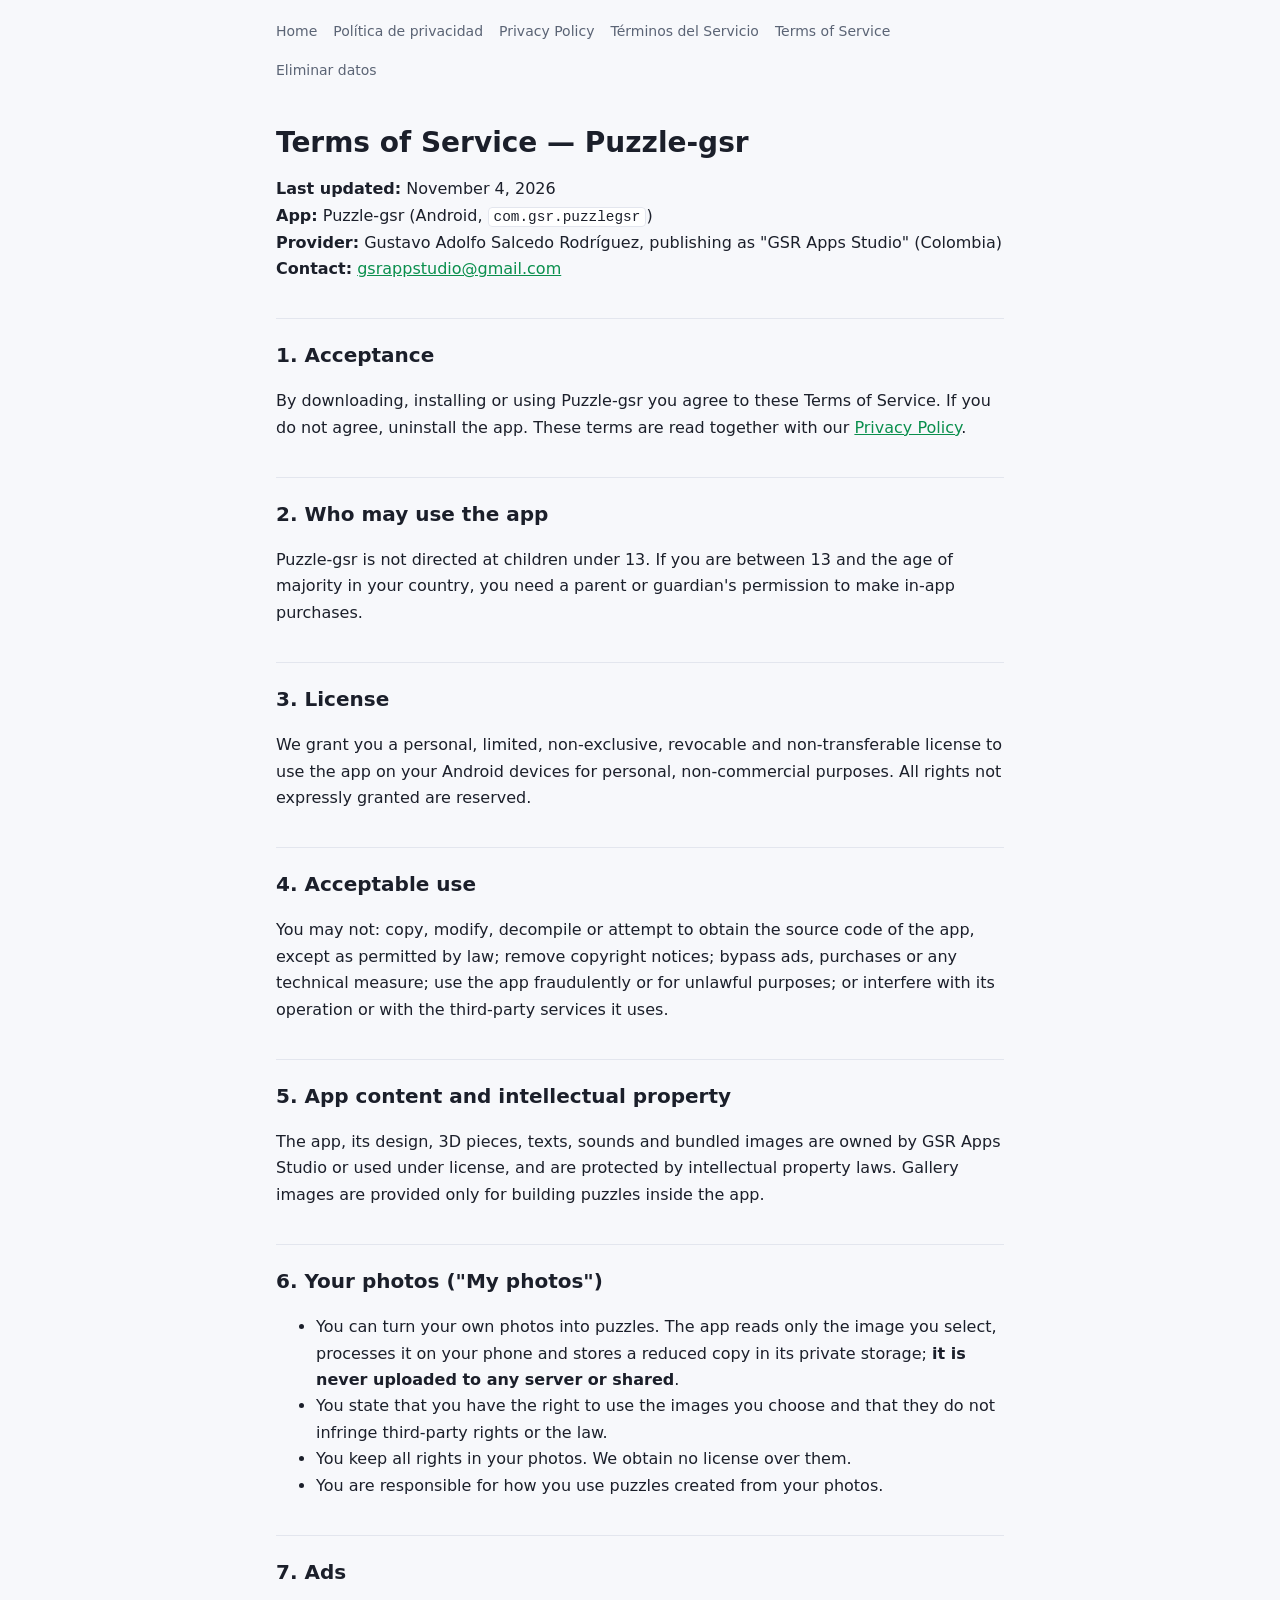
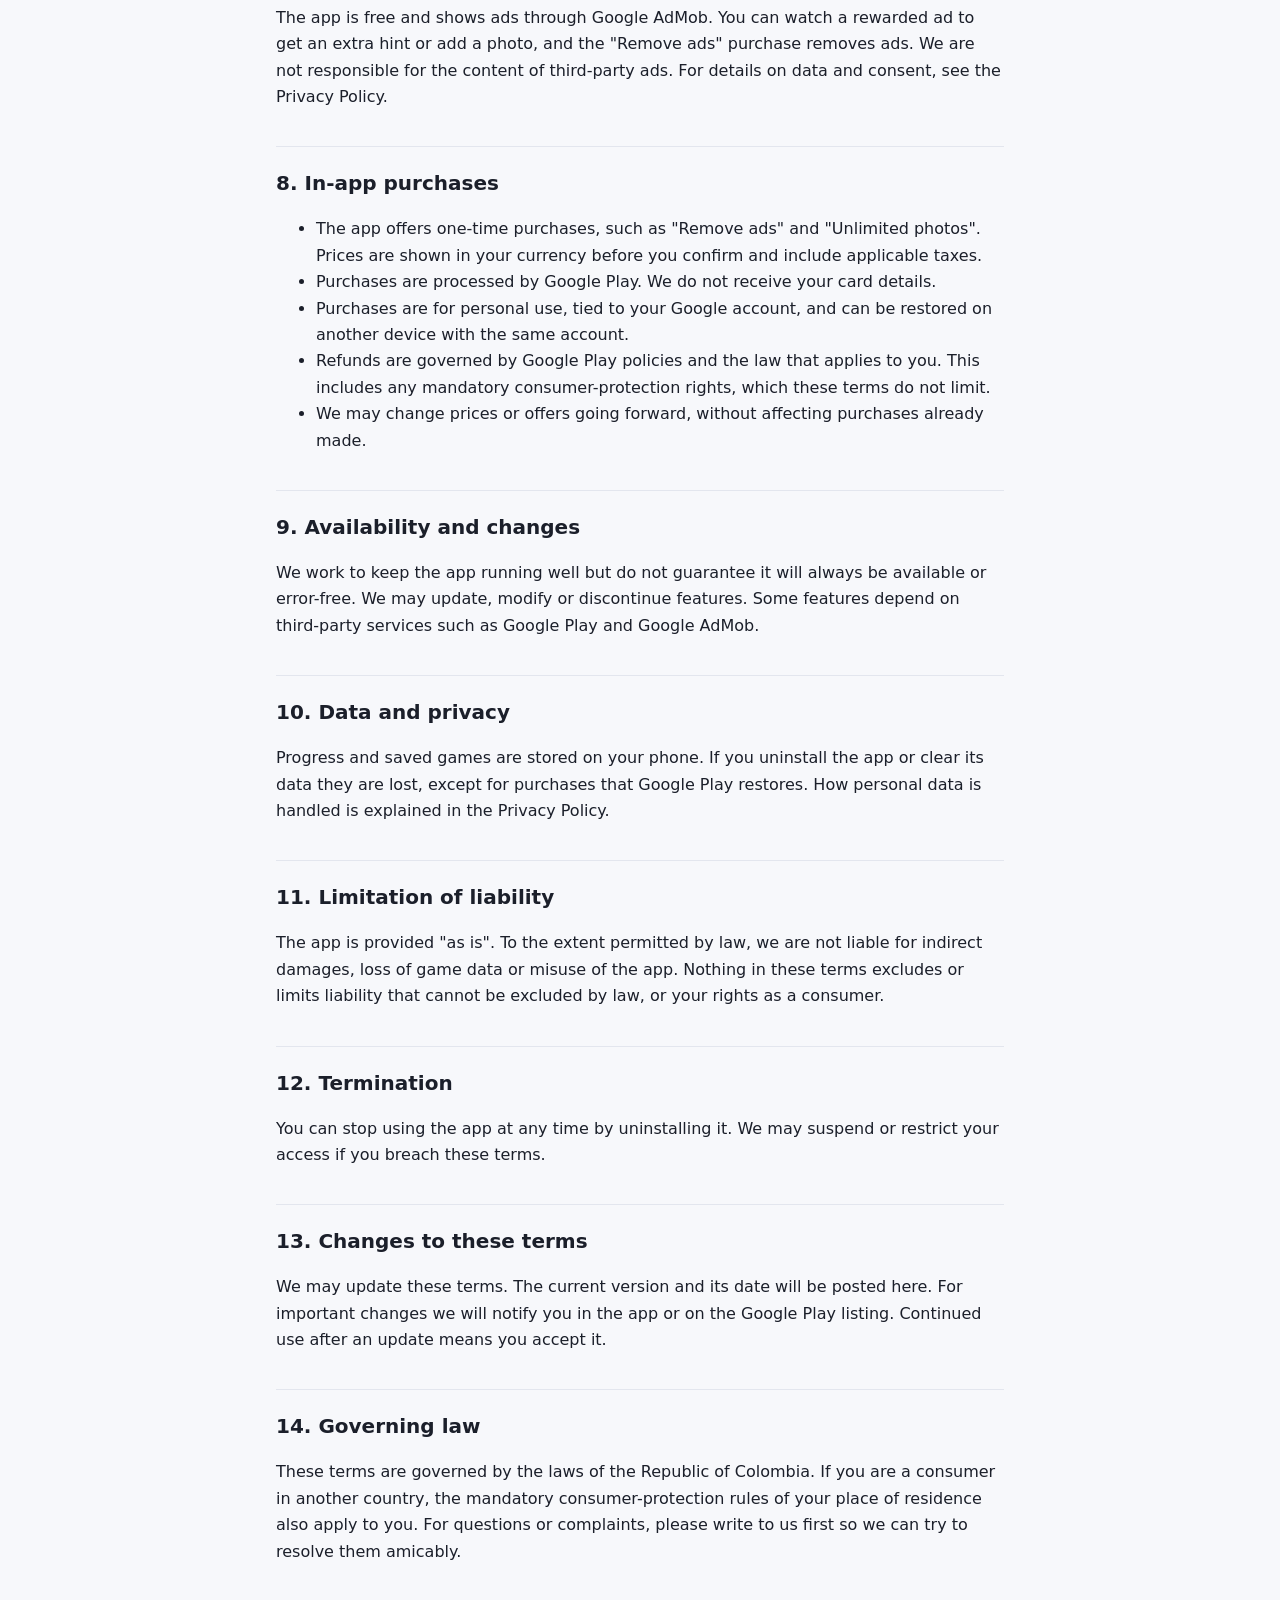
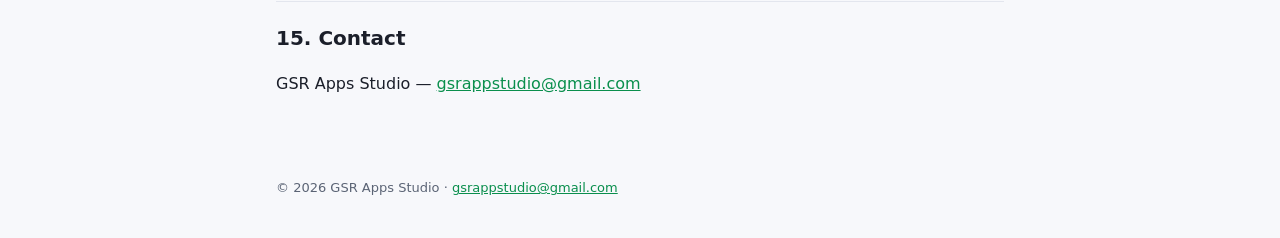
<file: terms-of-service-en.html>
<!doctype html>
<html lang="en"><head><meta charset="utf-8">
<meta name="viewport" content="width=device-width,initial-scale=1">
<title>Terms of Service — Puzzle-gsr</title>
<meta name="robots" content="index,follow">
<style>
:root{--bg:#f7f8fb;--fg:#1b1f2a;--mut:#5b6475;--ac:#0a8f4d;--card:#fff;--bd:#e3e6ee}
@media(prefers-color-scheme:dark){:root{--bg:#0d1017;--fg:#e8ebf2;--mut:#9aa3b5;--ac:#3ddc84;--card:#151a24;--bd:#262d3b}}
*{box-sizing:border-box}
body{margin:0;background:var(--bg);color:var(--fg);font:16px/1.65 system-ui,-apple-system,Segoe UI,Roboto,sans-serif}
main{max-width:760px;margin:0 auto;padding:32px 16px 64px}
header.top{max-width:760px;margin:0 auto;padding:20px 16px 0;display:flex;gap:16px;flex-wrap:wrap;font-size:14px}
header.top a{color:var(--mut);text-decoration:none}header.top a:hover{color:var(--ac)}
h1{font-size:28px;line-height:1.25;margin:.4em 0}
h2{font-size:20px;margin:1.8em 0 .4em;border-top:1px solid var(--bd);padding-top:1em}
a{color:var(--ac)}
code{background:var(--card);border:1px solid var(--bd);border-radius:4px;padding:1px 5px;font-size:.9em}
footer{max-width:760px;margin:0 auto;padding:0 16px 40px;color:var(--mut);font-size:13px}
</style></head><body>
<header class="top"><a href="index.html">Home</a><a href="politica-privacidad-es.html">Política de privacidad</a><a href="privacy-policy-en.html">Privacy Policy</a><a href="terminos-servicio-es.html">Términos del Servicio</a><a href="terms-of-service-en.html">Terms of Service</a><a href="eliminar-datos.html">Eliminar datos</a></header>
<main>
<h1>Terms of Service — Puzzle-gsr</h1>
<p><strong>Last updated:</strong> November 4, 2026<br>
<strong>App:</strong> Puzzle-gsr (Android, <code>com.gsr.puzzlegsr</code>)<br>
<strong>Provider:</strong> Gustavo Adolfo Salcedo Rodríguez, publishing as "GSR Apps Studio" (Colombia)<br>
<strong>Contact:</strong> <a href="mailto:gsrappstudio@gmail.com">gsrappstudio@gmail.com</a></p>
<h2>1. Acceptance</h2>
<p>By downloading, installing or using Puzzle-gsr you agree to these Terms of Service. If you do not agree, uninstall the app. These terms are read together with our <a href="privacy-policy-en.html">Privacy Policy</a>.</p>
<h2>2. Who may use the app</h2>
<p>Puzzle-gsr is not directed at children under 13. If you are between 13 and the age of majority in your country, you need a parent or guardian's permission to make in-app purchases.</p>
<h2>3. License</h2>
<p>We grant you a personal, limited, non-exclusive, revocable and non-transferable license to use the app on your Android devices for personal, non-commercial purposes. All rights not expressly granted are reserved.</p>
<h2>4. Acceptable use</h2>
<p>You may not: copy, modify, decompile or attempt to obtain the source code of the app, except as permitted by law; remove copyright notices; bypass ads, purchases or any technical measure; use the app fraudulently or for unlawful purposes; or interfere with its operation or with the third-party services it uses.</p>
<h2>5. App content and intellectual property</h2>
<p>The app, its design, 3D pieces, texts, sounds and bundled images are owned by GSR Apps Studio or used under license, and are protected by intellectual property laws. Gallery images are provided only for building puzzles inside the app.</p>
<h2>6. Your photos ("My photos")</h2>
<ul>
<li>You can turn your own photos into puzzles. The app reads only the image you select, processes it on your phone and stores a reduced copy in its private storage; <strong>it is never uploaded to any server or shared</strong>.</li>
<li>You state that you have the right to use the images you choose and that they do not infringe third-party rights or the law.</li>
<li>You keep all rights in your photos. We obtain no license over them.</li>
<li>You are responsible for how you use puzzles created from your photos.</li>
</ul>
<h2>7. Ads</h2>
<p>The app is free and shows ads through Google AdMob. You can watch a rewarded ad to get an extra hint or add a photo, and the "Remove ads" purchase removes ads. We are not responsible for the content of third-party ads. For details on data and consent, see the Privacy Policy.</p>
<h2>8. In-app purchases</h2>
<ul>
<li>The app offers one-time purchases, such as "Remove ads" and "Unlimited photos". Prices are shown in your currency before you confirm and include applicable taxes.</li>
<li>Purchases are processed by Google Play. We do not receive your card details.</li>
<li>Purchases are for personal use, tied to your Google account, and can be restored on another device with the same account.</li>
<li>Refunds are governed by Google Play policies and the law that applies to you. This includes any mandatory consumer-protection rights, which these terms do not limit.</li>
<li>We may change prices or offers going forward, without affecting purchases already made.</li>
</ul>
<h2>9. Availability and changes</h2>
<p>We work to keep the app running well but do not guarantee it will always be available or error-free. We may update, modify or discontinue features. Some features depend on third-party services such as Google Play and Google AdMob.</p>
<h2>10. Data and privacy</h2>
<p>Progress and saved games are stored on your phone. If you uninstall the app or clear its data they are lost, except for purchases that Google Play restores. How personal data is handled is explained in the Privacy Policy.</p>
<h2>11. Limitation of liability</h2>
<p>The app is provided "as is". To the extent permitted by law, we are not liable for indirect damages, loss of game data or misuse of the app. Nothing in these terms excludes or limits liability that cannot be excluded by law, or your rights as a consumer.</p>
<h2>12. Termination</h2>
<p>You can stop using the app at any time by uninstalling it. We may suspend or restrict your access if you breach these terms.</p>
<h2>13. Changes to these terms</h2>
<p>We may update these terms. The current version and its date will be posted here. For important changes we will notify you in the app or on the Google Play listing. Continued use after an update means you accept it.</p>
<h2>14. Governing law</h2>
<p>These terms are governed by the laws of the Republic of Colombia. If you are a consumer in another country, the mandatory consumer-protection rules of your place of residence also apply to you. For questions or complaints, please write to us first so we can try to resolve them amicably.</p>
<h2>15. Contact</h2>
<p>GSR Apps Studio — <a href="mailto:gsrappstudio@gmail.com">gsrappstudio@gmail.com</a></p>
</main>
<footer>© 2026 GSR Apps Studio · <a href="mailto:gsrappstudio@gmail.com">gsrappstudio@gmail.com</a></footer>
</body></html>
</file>
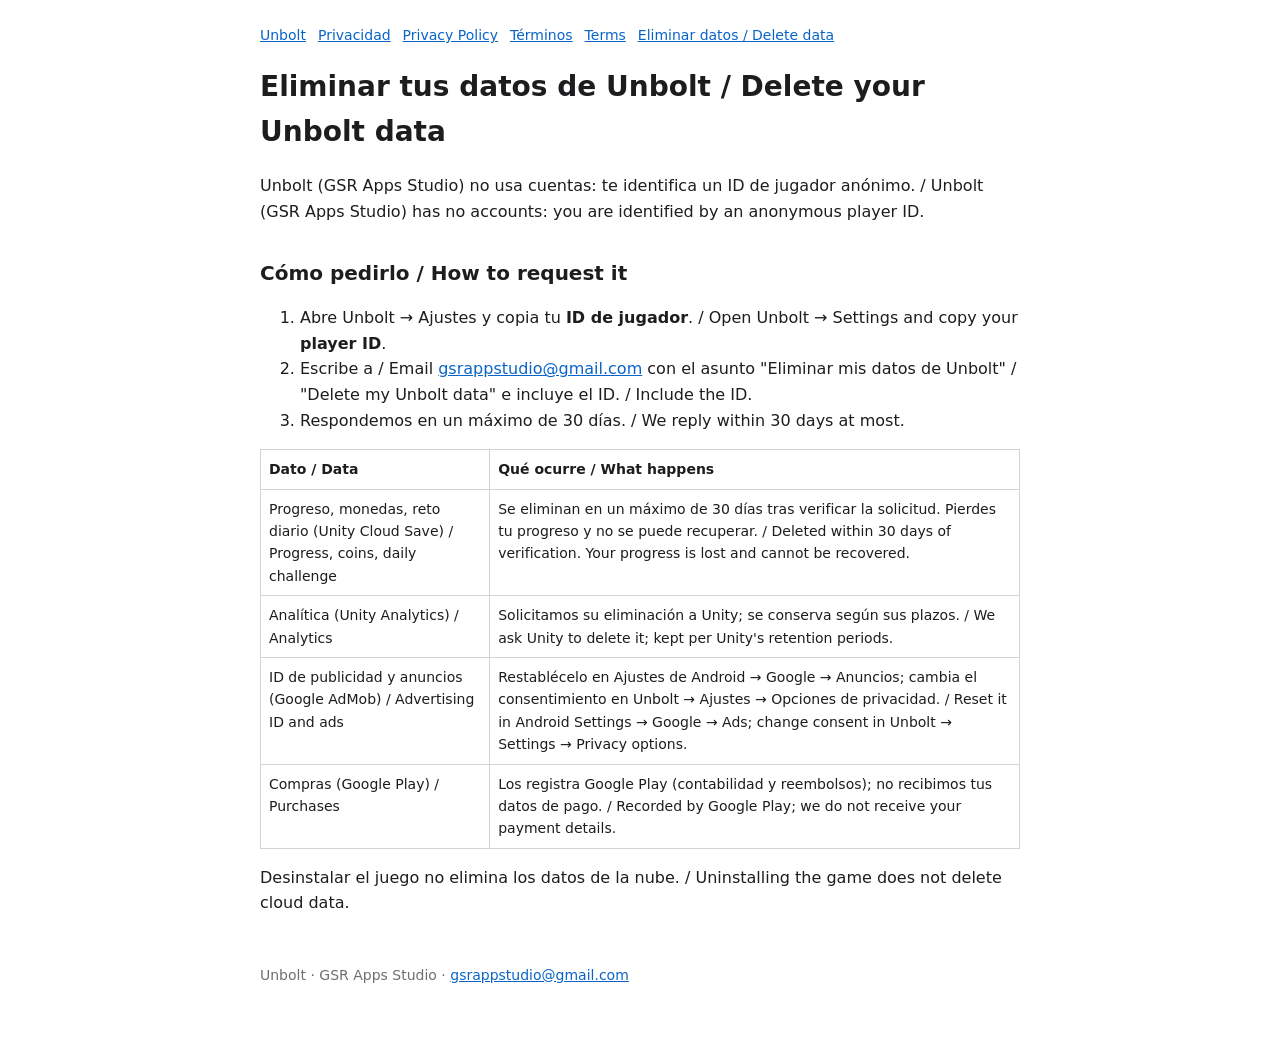
<file: unbolt/delete-data.html>
<!doctype html><html lang="es"><head><meta charset="utf-8"><meta name="viewport" content="width=device-width,initial-scale=1"><title>Unbolt - Eliminar datos / Delete data</title><link rel="stylesheet" href="style.css"></head><body><main><nav><a href="https://gsrappstudio.github.io/unbolt/">Unbolt</a><a href="https://gsrappstudio.github.io/unbolt/privacy-es.html">Privacidad</a><a href="https://gsrappstudio.github.io/unbolt/privacy-en.html">Privacy Policy</a><a href="https://gsrappstudio.github.io/unbolt/terms-es.html">Términos</a><a href="https://gsrappstudio.github.io/unbolt/terms-en.html">Terms</a><a href="https://gsrappstudio.github.io/unbolt/delete-data.html">Eliminar datos / Delete data</a></nav><h1>Eliminar tus datos de Unbolt / Delete your Unbolt data</h1>
<p>Unbolt (GSR Apps Studio) no usa cuentas: te identifica un ID de jugador anónimo. / Unbolt (GSR Apps Studio) has no accounts: you are identified by an anonymous player ID.</p>
<h2>Cómo pedirlo / How to request it</h2>
<ol><li>Abre Unbolt → Ajustes y copia tu <strong>ID de jugador</strong>. / Open Unbolt → Settings and copy your <strong>player ID</strong>.</li>
<li>Escribe a / Email <a href="mailto:gsrappstudio@gmail.com?subject=Eliminar%20mis%20datos%20de%20Unbolt">gsrappstudio@gmail.com</a> con el asunto "Eliminar mis datos de Unbolt" / "Delete my Unbolt data" e incluye el ID. / Include the ID.</li>
<li>Respondemos en un máximo de 30 días. / We reply within 30 days at most.</li></ol>
<div class="wrap"><table><tr><th>Dato / Data</th><th>Qué ocurre / What happens</th></tr>
<tr><td>Progreso, monedas, reto diario (Unity Cloud Save) / Progress, coins, daily challenge</td><td>Se eliminan en un máximo de 30 días tras verificar la solicitud. Pierdes tu progreso y no se puede recuperar. / Deleted within 30 days of verification. Your progress is lost and cannot be recovered.</td></tr>
<tr><td>Analítica (Unity Analytics) / Analytics</td><td>Solicitamos su eliminación a Unity; se conserva según sus plazos. / We ask Unity to delete it; kept per Unity's retention periods.</td></tr>
<tr><td>ID de publicidad y anuncios (Google AdMob) / Advertising ID and ads</td><td>Restablécelo en Ajustes de Android → Google → Anuncios; cambia el consentimiento en Unbolt → Ajustes → Opciones de privacidad. / Reset it in Android Settings → Google → Ads; change consent in Unbolt → Settings → Privacy options.</td></tr>
<tr><td>Compras (Google Play) / Purchases</td><td>Los registra Google Play (contabilidad y reembolsos); no recibimos tus datos de pago. / Recorded by Google Play; we do not receive your payment details.</td></tr></table></div>
<p>Desinstalar el juego no elimina los datos de la nube. / Uninstalling the game does not delete cloud data.</p><footer>Unbolt · GSR Apps Studio · <a href="mailto:gsrappstudio@gmail.com">gsrappstudio@gmail.com</a></footer></main></body></html>
</file>
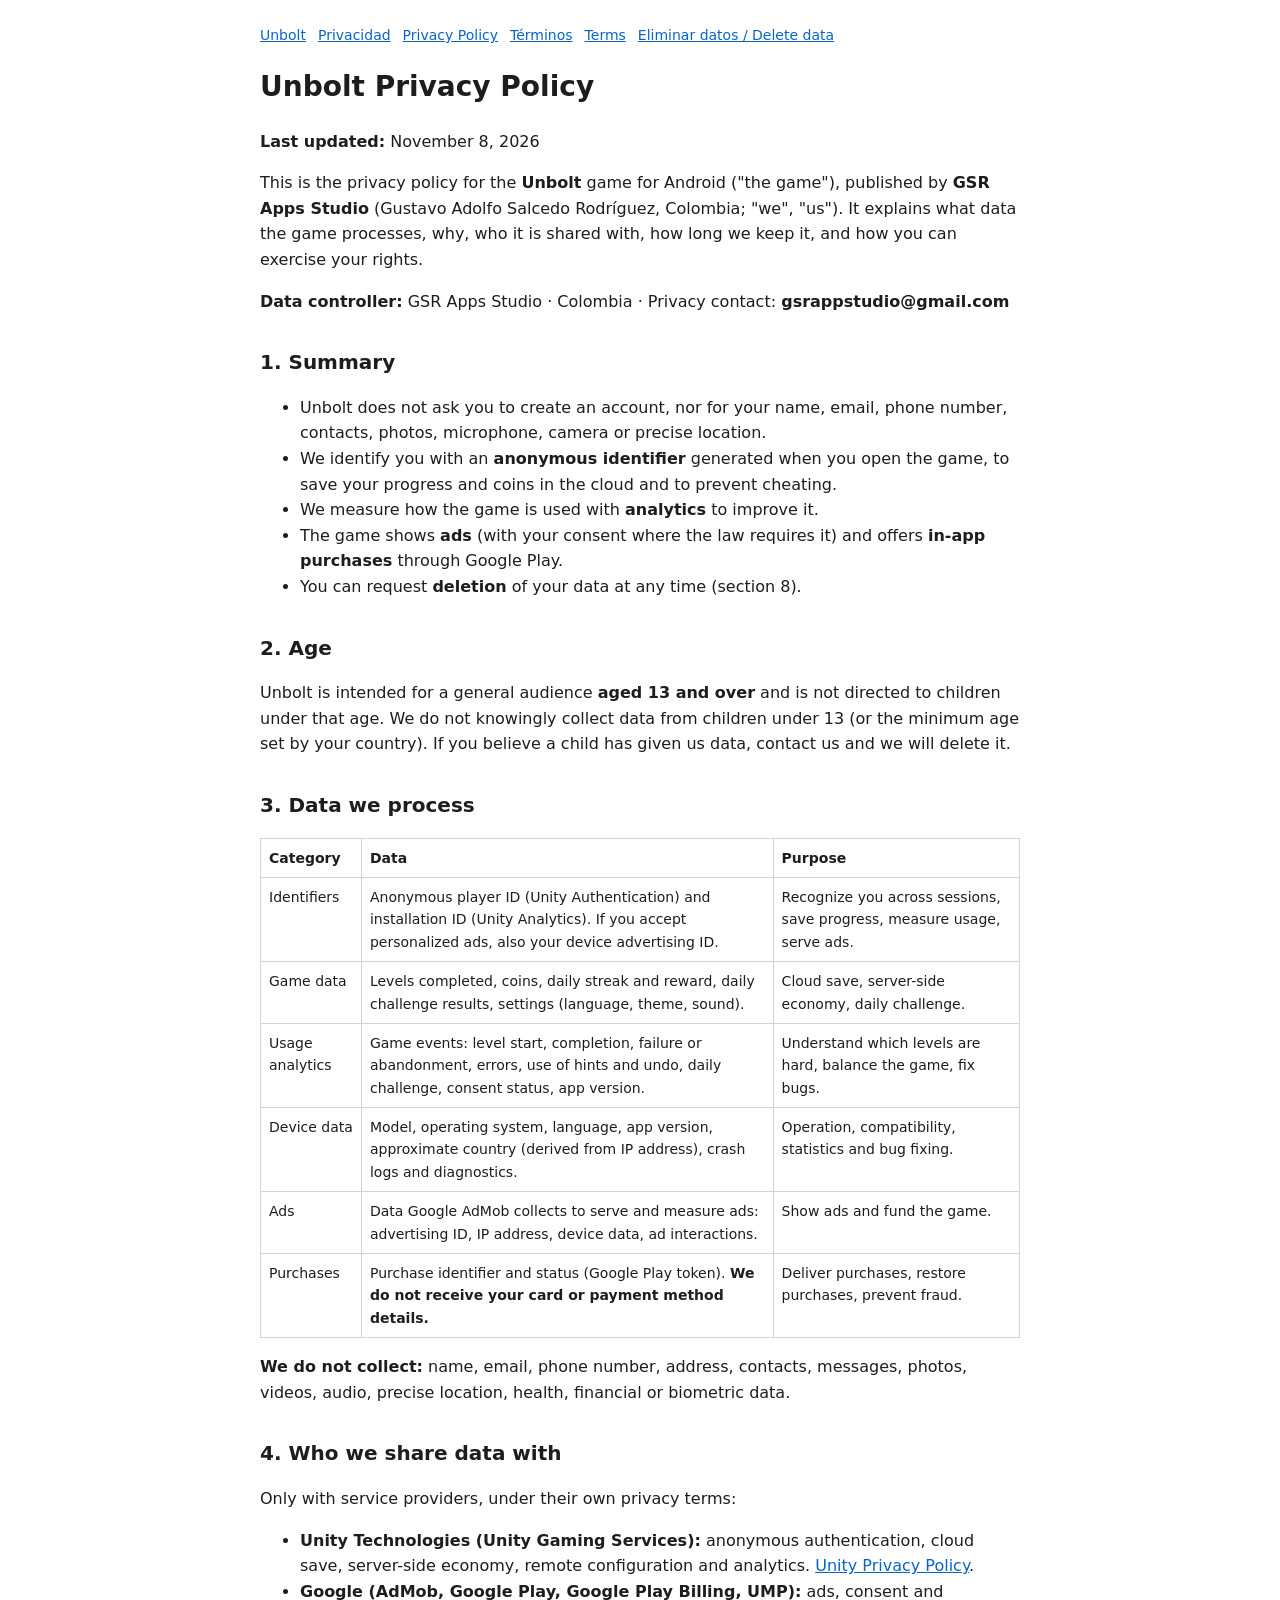
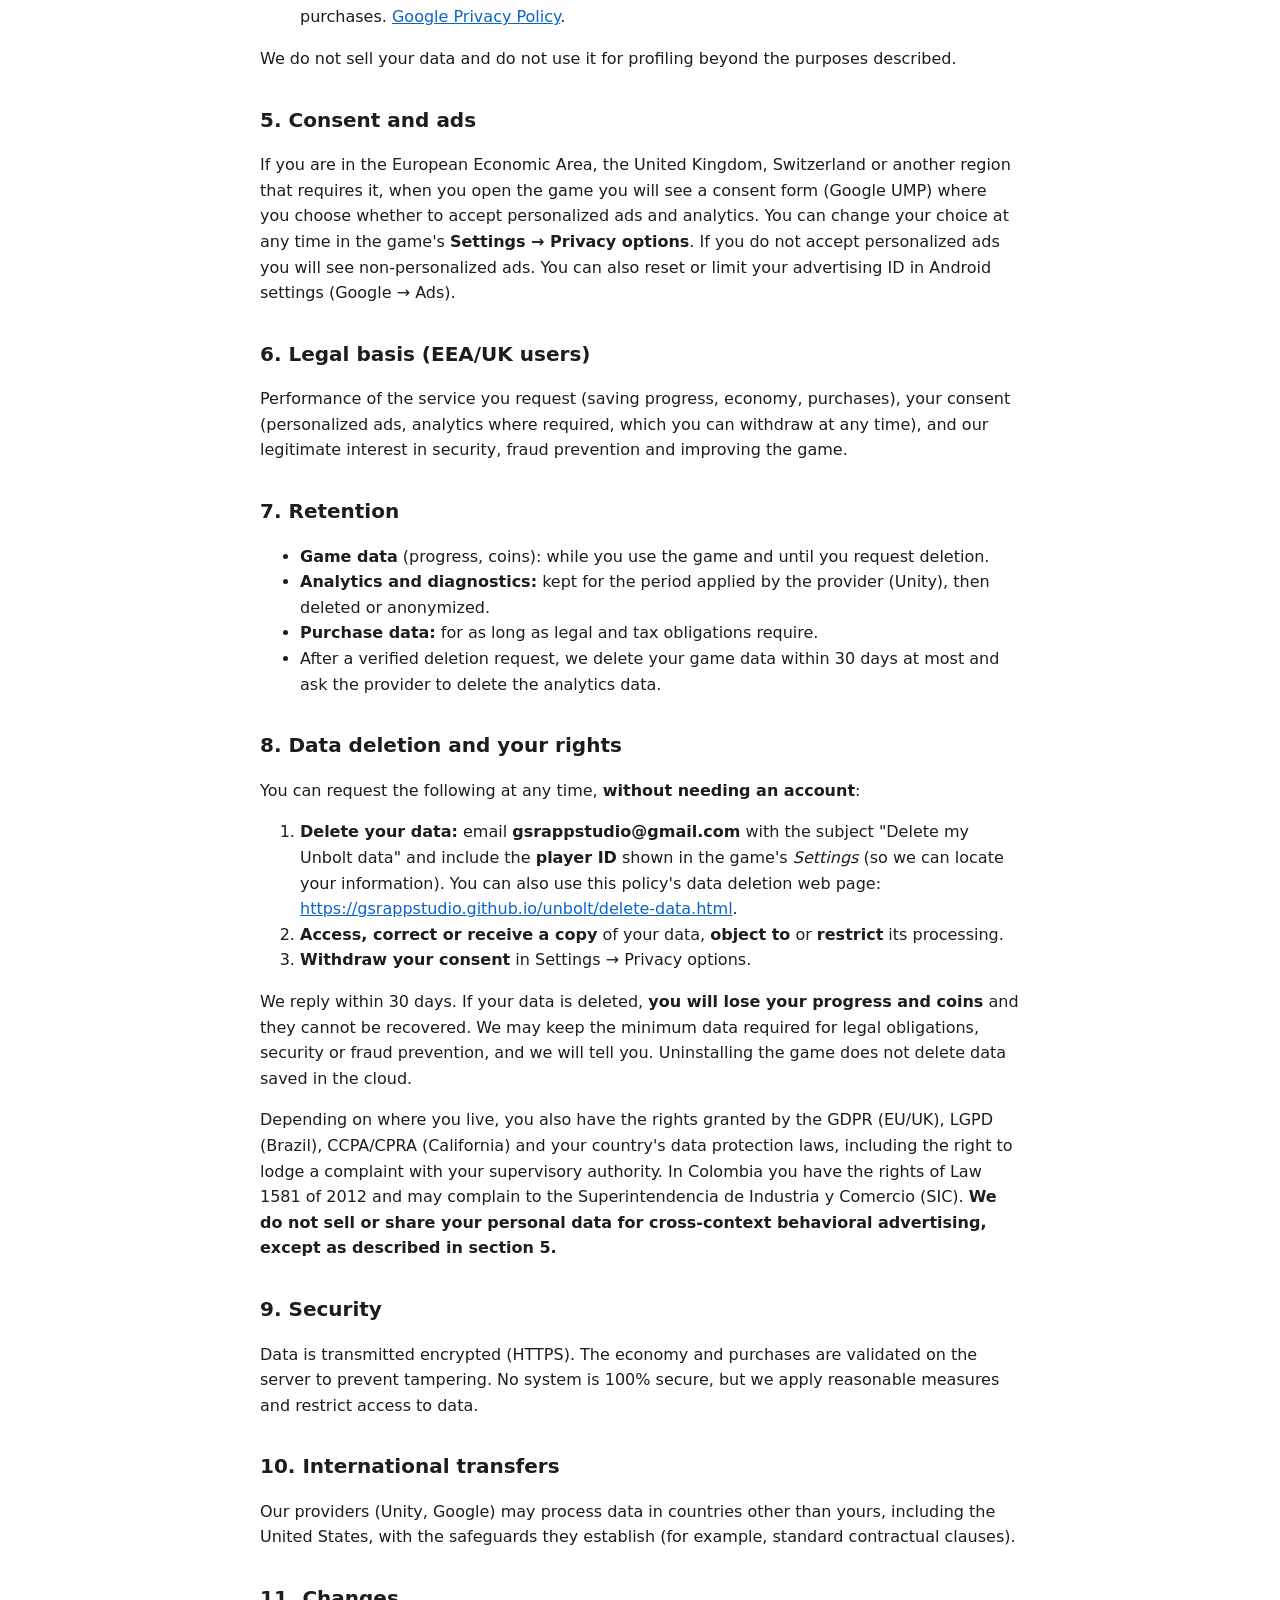
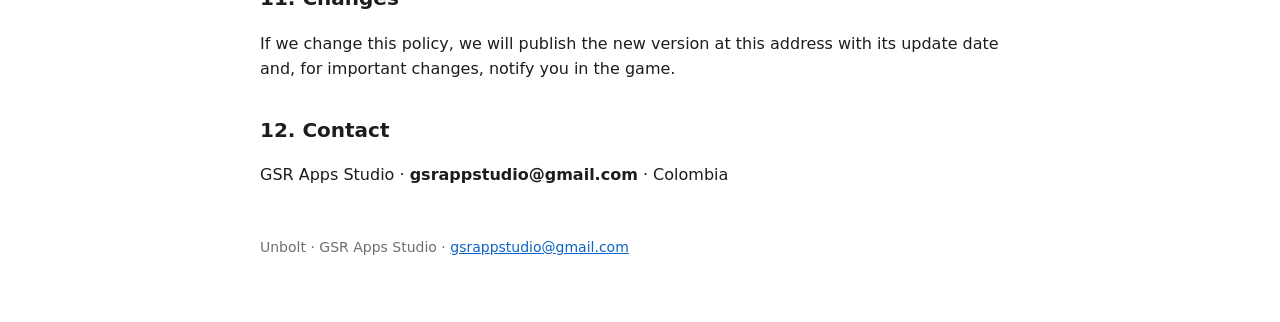
<file: unbolt/privacy-en.html>
<!doctype html><html lang="en"><head><meta charset="utf-8"><meta name="viewport" content="width=device-width,initial-scale=1"><title>Unbolt - Privacy Policy</title><link rel="stylesheet" href="style.css"></head><body><main><nav><a href="https://gsrappstudio.github.io/unbolt/">Unbolt</a><a href="https://gsrappstudio.github.io/unbolt/privacy-es.html">Privacidad</a><a href="https://gsrappstudio.github.io/unbolt/privacy-en.html">Privacy Policy</a><a href="https://gsrappstudio.github.io/unbolt/terms-es.html">Términos</a><a href="https://gsrappstudio.github.io/unbolt/terms-en.html">Terms</a><a href="https://gsrappstudio.github.io/unbolt/delete-data.html">Eliminar datos / Delete data</a></nav><h1>Unbolt Privacy Policy</h1>
<p><strong>Last updated:</strong> November 8, 2026</p>
<p>This is the privacy policy for the <strong>Unbolt</strong> game for Android ("the game"), published by <strong>GSR Apps Studio</strong> (Gustavo Adolfo Salcedo Rodríguez, Colombia; "we", "us"). It explains what data the game processes, why, who it is shared with, how long we keep it, and how you can exercise your rights.</p>
<p><strong>Data controller:</strong> GSR Apps Studio · Colombia · Privacy contact: <strong>gsrappstudio@gmail.com</strong></p>
<h2>1. Summary</h2>
<ul>
<li>Unbolt does not ask you to create an account, nor for your name, email, phone number, contacts, photos, microphone, camera or precise location.</li>
<li>We identify you with an <strong>anonymous identifier</strong> generated when you open the game, to save your progress and coins in the cloud and to prevent cheating.</li>
<li>We measure how the game is used with <strong>analytics</strong> to improve it.</li>
<li>The game shows <strong>ads</strong> (with your consent where the law requires it) and offers <strong>in-app purchases</strong> through Google Play.</li>
<li>You can request <strong>deletion</strong> of your data at any time (section 8).</li>
</ul>
<h2>2. Age</h2>
<p>Unbolt is intended for a general audience <strong>aged 13 and over</strong> and is not directed to children under that age. We do not knowingly collect data from children under 13 (or the minimum age set by your country). If you believe a child has given us data, contact us and we will delete it.</p>
<h2>3. Data we process</h2>
<div class="wrap"><table>
<thead>
<tr>
<th>Category</th>
<th>Data</th>
<th>Purpose</th>
</tr>
</thead>
<tbody>
<tr>
<td>Identifiers</td>
<td>Anonymous player ID (Unity Authentication) and installation ID (Unity Analytics). If you accept personalized ads, also your device advertising ID.</td>
<td>Recognize you across sessions, save progress, measure usage, serve ads.</td>
</tr>
<tr>
<td>Game data</td>
<td>Levels completed, coins, daily streak and reward, daily challenge results, settings (language, theme, sound).</td>
<td>Cloud save, server-side economy, daily challenge.</td>
</tr>
<tr>
<td>Usage analytics</td>
<td>Game events: level start, completion, failure or abandonment, errors, use of hints and undo, daily challenge, consent status, app version.</td>
<td>Understand which levels are hard, balance the game, fix bugs.</td>
</tr>
<tr>
<td>Device data</td>
<td>Model, operating system, language, app version, approximate country (derived from IP address), crash logs and diagnostics.</td>
<td>Operation, compatibility, statistics and bug fixing.</td>
</tr>
<tr>
<td>Ads</td>
<td>Data Google AdMob collects to serve and measure ads: advertising ID, IP address, device data, ad interactions.</td>
<td>Show ads and fund the game.</td>
</tr>
<tr>
<td>Purchases</td>
<td>Purchase identifier and status (Google Play token). <strong>We do not receive your card or payment method details.</strong></td>
<td>Deliver purchases, restore purchases, prevent fraud.</td>
</tr>
</tbody>
</table></div>
<p><strong>We do not collect:</strong> name, email, phone number, address, contacts, messages, photos, videos, audio, precise location, health, financial or biometric data.</p>
<h2>4. Who we share data with</h2>
<p>Only with service providers, under their own privacy terms:</p>
<ul>
<li><strong>Unity Technologies (Unity Gaming Services):</strong> anonymous authentication, cloud save, server-side economy, remote configuration and analytics. <a href="https://unity.com/legal/privacy-policy">Unity Privacy Policy</a>.</li>
<li><strong>Google (AdMob, Google Play, Google Play Billing, UMP):</strong> ads, consent and purchases. <a href="https://policies.google.com/privacy">Google Privacy Policy</a>.</li>
</ul>
<p>We do not sell your data and do not use it for profiling beyond the purposes described.</p>
<h2>5. Consent and ads</h2>
<p>If you are in the European Economic Area, the United Kingdom, Switzerland or another region that requires it, when you open the game you will see a consent form (Google UMP) where you choose whether to accept personalized ads and analytics. You can change your choice at any time in the game's <strong>Settings → Privacy options</strong>. If you do not accept personalized ads you will see non-personalized ads. You can also reset or limit your advertising ID in Android settings (Google → Ads).</p>
<h2>6. Legal basis (EEA/UK users)</h2>
<p>Performance of the service you request (saving progress, economy, purchases), your consent (personalized ads, analytics where required, which you can withdraw at any time), and our legitimate interest in security, fraud prevention and improving the game.</p>
<h2>7. Retention</h2>
<ul>
<li><strong>Game data</strong> (progress, coins): while you use the game and until you request deletion.</li>
<li><strong>Analytics and diagnostics:</strong> kept for the period applied by the provider (Unity), then deleted or anonymized.</li>
<li><strong>Purchase data:</strong> for as long as legal and tax obligations require.</li>
<li>After a verified deletion request, we delete your game data within 30 days at most and ask the provider to delete the analytics data.</li>
</ul>
<h2>8. Data deletion and your rights</h2>
<p>You can request the following at any time, <strong>without needing an account</strong>:</p>
<ol>
<li><strong>Delete your data:</strong> email <strong>gsrappstudio@gmail.com</strong> with the subject "Delete my Unbolt data" and include the <strong>player ID</strong> shown in the game's <em>Settings</em> (so we can locate your information). You can also use this policy's data deletion web page: <a href="delete-data.html">https://gsrappstudio.github.io/unbolt/delete-data.html</a>.</li>
<li><strong>Access, correct or receive a copy</strong> of your data, <strong>object to</strong> or <strong>restrict</strong> its processing.</li>
<li><strong>Withdraw your consent</strong> in Settings → Privacy options.</li>
</ol>
<p>We reply within 30 days. If your data is deleted, <strong>you will lose your progress and coins</strong> and they cannot be recovered. We may keep the minimum data required for legal obligations, security or fraud prevention, and we will tell you. Uninstalling the game does not delete data saved in the cloud.</p>
<p>Depending on where you live, you also have the rights granted by the GDPR (EU/UK), LGPD (Brazil), CCPA/CPRA (California) and your country's data protection laws, including the right to lodge a complaint with your supervisory authority. In Colombia you have the rights of Law 1581 of 2012 and may complain to the Superintendencia de Industria y Comercio (SIC). <strong>We do not sell or share your personal data for cross-context behavioral advertising, except as described in section 5.</strong></p>
<h2>9. Security</h2>
<p>Data is transmitted encrypted (HTTPS). The economy and purchases are validated on the server to prevent tampering. No system is 100% secure, but we apply reasonable measures and restrict access to data.</p>
<h2>10. International transfers</h2>
<p>Our providers (Unity, Google) may process data in countries other than yours, including the United States, with the safeguards they establish (for example, standard contractual clauses).</p>
<h2>11. Changes</h2>
<p>If we change this policy, we will publish the new version at this address with its update date and, for important changes, notify you in the game.</p>
<h2>12. Contact</h2>
<p>GSR Apps Studio · <strong>gsrappstudio@gmail.com</strong> · Colombia</p><footer>Unbolt · GSR Apps Studio · <a href="mailto:gsrappstudio@gmail.com">gsrappstudio@gmail.com</a></footer></main></body></html>
</file>
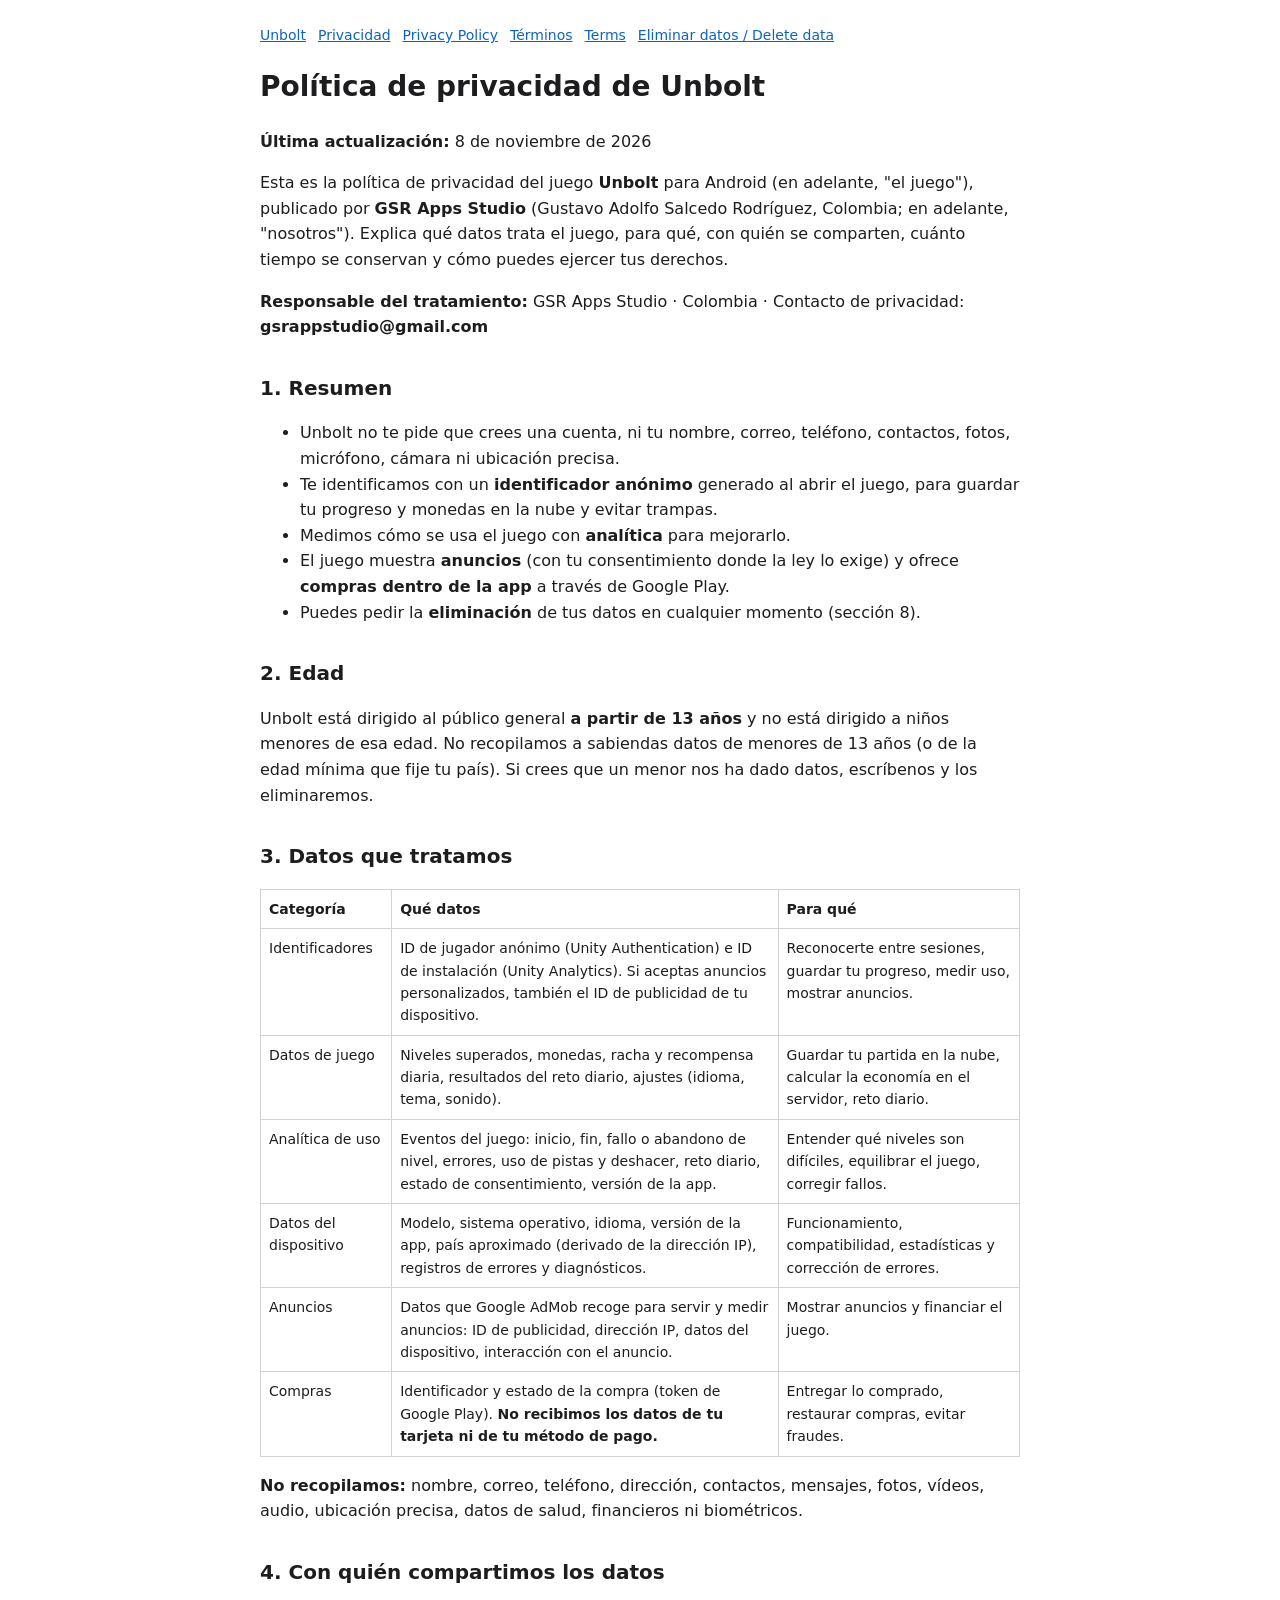
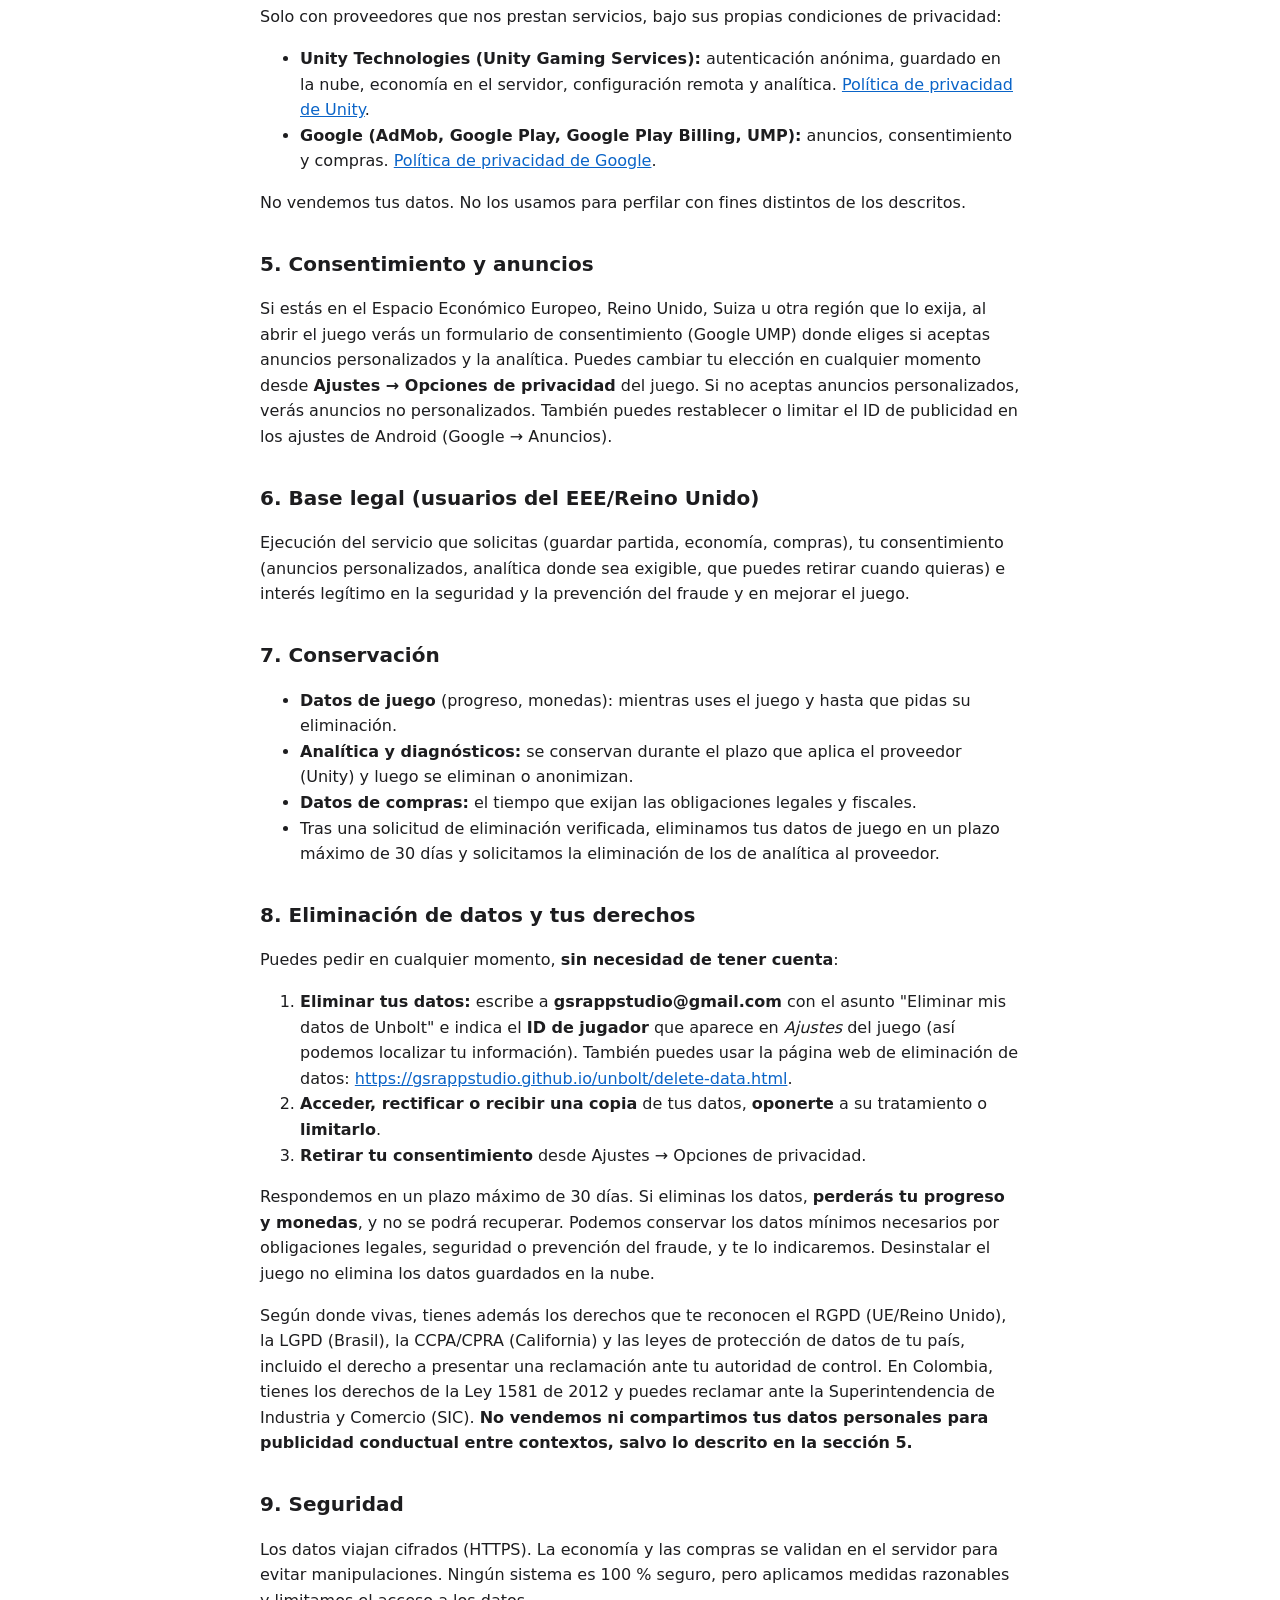
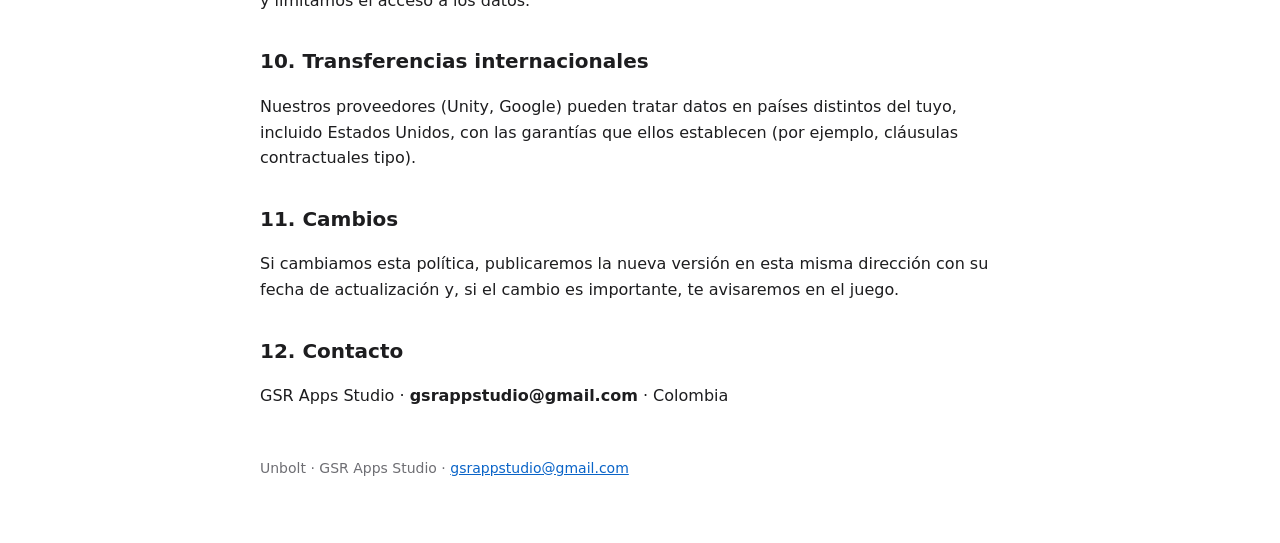
<file: unbolt/privacy-es.html>
<!doctype html><html lang="es"><head><meta charset="utf-8"><meta name="viewport" content="width=device-width,initial-scale=1"><title>Unbolt - Política de privacidad</title><link rel="stylesheet" href="style.css"></head><body><main><nav><a href="https://gsrappstudio.github.io/unbolt/">Unbolt</a><a href="https://gsrappstudio.github.io/unbolt/privacy-es.html">Privacidad</a><a href="https://gsrappstudio.github.io/unbolt/privacy-en.html">Privacy Policy</a><a href="https://gsrappstudio.github.io/unbolt/terms-es.html">Términos</a><a href="https://gsrappstudio.github.io/unbolt/terms-en.html">Terms</a><a href="https://gsrappstudio.github.io/unbolt/delete-data.html">Eliminar datos / Delete data</a></nav><h1>Política de privacidad de Unbolt</h1>
<p><strong>Última actualización:</strong> 8 de noviembre de 2026</p>
<p>Esta es la política de privacidad del juego <strong>Unbolt</strong> para Android (en adelante, "el juego"), publicado por <strong>GSR Apps Studio</strong> (Gustavo Adolfo Salcedo Rodríguez, Colombia; en adelante, "nosotros"). Explica qué datos trata el juego, para qué, con quién se comparten, cuánto tiempo se conservan y cómo puedes ejercer tus derechos.</p>
<p><strong>Responsable del tratamiento:</strong> GSR Apps Studio · Colombia · Contacto de privacidad: <strong>gsrappstudio@gmail.com</strong></p>
<h2>1. Resumen</h2>
<ul>
<li>Unbolt no te pide que crees una cuenta, ni tu nombre, correo, teléfono, contactos, fotos, micrófono, cámara ni ubicación precisa.</li>
<li>Te identificamos con un <strong>identificador anónimo</strong> generado al abrir el juego, para guardar tu progreso y monedas en la nube y evitar trampas.</li>
<li>Medimos cómo se usa el juego con <strong>analítica</strong> para mejorarlo.</li>
<li>El juego muestra <strong>anuncios</strong> (con tu consentimiento donde la ley lo exige) y ofrece <strong>compras dentro de la app</strong> a través de Google Play.</li>
<li>Puedes pedir la <strong>eliminación</strong> de tus datos en cualquier momento (sección 8).</li>
</ul>
<h2>2. Edad</h2>
<p>Unbolt está dirigido al público general <strong>a partir de 13 años</strong> y no está dirigido a niños menores de esa edad. No recopilamos a sabiendas datos de menores de 13 años (o de la edad mínima que fije tu país). Si crees que un menor nos ha dado datos, escríbenos y los eliminaremos.</p>
<h2>3. Datos que tratamos</h2>
<div class="wrap"><table>
<thead>
<tr>
<th>Categoría</th>
<th>Qué datos</th>
<th>Para qué</th>
</tr>
</thead>
<tbody>
<tr>
<td>Identificadores</td>
<td>ID de jugador anónimo (Unity Authentication) e ID de instalación (Unity Analytics). Si aceptas anuncios personalizados, también el ID de publicidad de tu dispositivo.</td>
<td>Reconocerte entre sesiones, guardar tu progreso, medir uso, mostrar anuncios.</td>
</tr>
<tr>
<td>Datos de juego</td>
<td>Niveles superados, monedas, racha y recompensa diaria, resultados del reto diario, ajustes (idioma, tema, sonido).</td>
<td>Guardar tu partida en la nube, calcular la economía en el servidor, reto diario.</td>
</tr>
<tr>
<td>Analítica de uso</td>
<td>Eventos del juego: inicio, fin, fallo o abandono de nivel, errores, uso de pistas y deshacer, reto diario, estado de consentimiento, versión de la app.</td>
<td>Entender qué niveles son difíciles, equilibrar el juego, corregir fallos.</td>
</tr>
<tr>
<td>Datos del dispositivo</td>
<td>Modelo, sistema operativo, idioma, versión de la app, país aproximado (derivado de la dirección IP), registros de errores y diagnósticos.</td>
<td>Funcionamiento, compatibilidad, estadísticas y corrección de errores.</td>
</tr>
<tr>
<td>Anuncios</td>
<td>Datos que Google AdMob recoge para servir y medir anuncios: ID de publicidad, dirección IP, datos del dispositivo, interacción con el anuncio.</td>
<td>Mostrar anuncios y financiar el juego.</td>
</tr>
<tr>
<td>Compras</td>
<td>Identificador y estado de la compra (token de Google Play). <strong>No recibimos los datos de tu tarjeta ni de tu método de pago.</strong></td>
<td>Entregar lo comprado, restaurar compras, evitar fraudes.</td>
</tr>
</tbody>
</table></div>
<p><strong>No recopilamos:</strong> nombre, correo, teléfono, dirección, contactos, mensajes, fotos, vídeos, audio, ubicación precisa, datos de salud, financieros ni biométricos.</p>
<h2>4. Con quién compartimos los datos</h2>
<p>Solo con proveedores que nos prestan servicios, bajo sus propias condiciones de privacidad:</p>
<ul>
<li><strong>Unity Technologies (Unity Gaming Services):</strong> autenticación anónima, guardado en la nube, economía en el servidor, configuración remota y analítica. <a href="https://unity.com/legal/privacy-policy">Política de privacidad de Unity</a>.</li>
<li><strong>Google (AdMob, Google Play, Google Play Billing, UMP):</strong> anuncios, consentimiento y compras. <a href="https://policies.google.com/privacy">Política de privacidad de Google</a>.</li>
</ul>
<p>No vendemos tus datos. No los usamos para perfilar con fines distintos de los descritos.</p>
<h2>5. Consentimiento y anuncios</h2>
<p>Si estás en el Espacio Económico Europeo, Reino Unido, Suiza u otra región que lo exija, al abrir el juego verás un formulario de consentimiento (Google UMP) donde eliges si aceptas anuncios personalizados y la analítica. Puedes cambiar tu elección en cualquier momento desde <strong>Ajustes → Opciones de privacidad</strong> del juego. Si no aceptas anuncios personalizados, verás anuncios no personalizados. También puedes restablecer o limitar el ID de publicidad en los ajustes de Android (Google → Anuncios).</p>
<h2>6. Base legal (usuarios del EEE/Reino Unido)</h2>
<p>Ejecución del servicio que solicitas (guardar partida, economía, compras), tu consentimiento (anuncios personalizados, analítica donde sea exigible, que puedes retirar cuando quieras) e interés legítimo en la seguridad y la prevención del fraude y en mejorar el juego.</p>
<h2>7. Conservación</h2>
<ul>
<li><strong>Datos de juego</strong> (progreso, monedas): mientras uses el juego y hasta que pidas su eliminación.</li>
<li><strong>Analítica y diagnósticos:</strong> se conservan durante el plazo que aplica el proveedor (Unity) y luego se eliminan o anonimizan.</li>
<li><strong>Datos de compras:</strong> el tiempo que exijan las obligaciones legales y fiscales.</li>
<li>Tras una solicitud de eliminación verificada, eliminamos tus datos de juego en un plazo máximo de 30 días y solicitamos la eliminación de los de analítica al proveedor.</li>
</ul>
<h2>8. Eliminación de datos y tus derechos</h2>
<p>Puedes pedir en cualquier momento, <strong>sin necesidad de tener cuenta</strong>:</p>
<ol>
<li><strong>Eliminar tus datos:</strong> escribe a <strong>gsrappstudio@gmail.com</strong> con el asunto "Eliminar mis datos de Unbolt" e indica el <strong>ID de jugador</strong> que aparece en <em>Ajustes</em> del juego (así podemos localizar tu información). También puedes usar la página web de eliminación de datos: <a href="delete-data.html">https://gsrappstudio.github.io/unbolt/delete-data.html</a>.</li>
<li><strong>Acceder, rectificar o recibir una copia</strong> de tus datos, <strong>oponerte</strong> a su tratamiento o <strong>limitarlo</strong>.</li>
<li><strong>Retirar tu consentimiento</strong> desde Ajustes → Opciones de privacidad.</li>
</ol>
<p>Respondemos en un plazo máximo de 30 días. Si eliminas los datos, <strong>perderás tu progreso y monedas</strong>, y no se podrá recuperar. Podemos conservar los datos mínimos necesarios por obligaciones legales, seguridad o prevención del fraude, y te lo indicaremos. Desinstalar el juego no elimina los datos guardados en la nube.</p>
<p>Según donde vivas, tienes además los derechos que te reconocen el RGPD (UE/Reino Unido), la LGPD (Brasil), la CCPA/CPRA (California) y las leyes de protección de datos de tu país, incluido el derecho a presentar una reclamación ante tu autoridad de control. En Colombia, tienes los derechos de la Ley 1581 de 2012 y puedes reclamar ante la Superintendencia de Industria y Comercio (SIC). <strong>No vendemos ni compartimos tus datos personales para publicidad conductual entre contextos, salvo lo descrito en la sección 5.</strong></p>
<h2>9. Seguridad</h2>
<p>Los datos viajan cifrados (HTTPS). La economía y las compras se validan en el servidor para evitar manipulaciones. Ningún sistema es 100 % seguro, pero aplicamos medidas razonables y limitamos el acceso a los datos.</p>
<h2>10. Transferencias internacionales</h2>
<p>Nuestros proveedores (Unity, Google) pueden tratar datos en países distintos del tuyo, incluido Estados Unidos, con las garantías que ellos establecen (por ejemplo, cláusulas contractuales tipo).</p>
<h2>11. Cambios</h2>
<p>Si cambiamos esta política, publicaremos la nueva versión en esta misma dirección con su fecha de actualización y, si el cambio es importante, te avisaremos en el juego.</p>
<h2>12. Contacto</h2>
<p>GSR Apps Studio · <strong>gsrappstudio@gmail.com</strong> · Colombia</p><footer>Unbolt · GSR Apps Studio · <a href="mailto:gsrappstudio@gmail.com">gsrappstudio@gmail.com</a></footer></main></body></html>
</file>
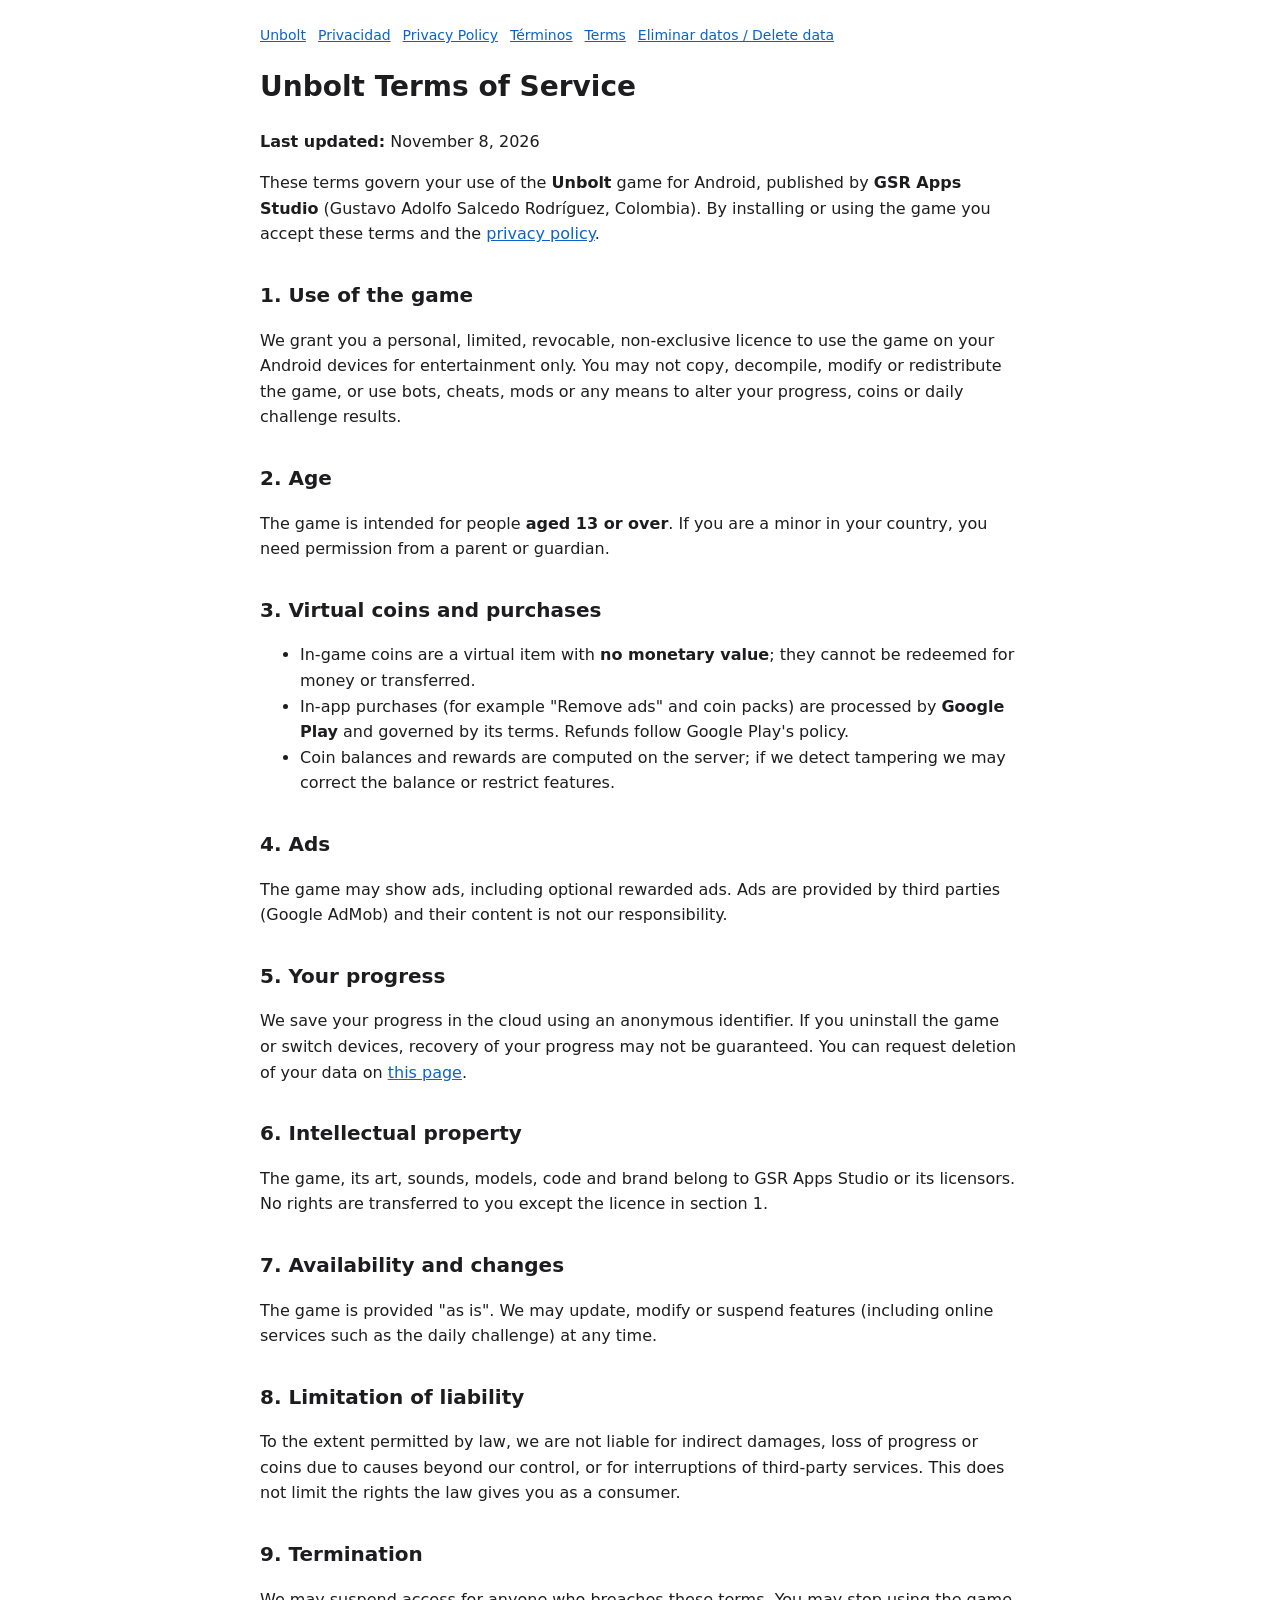
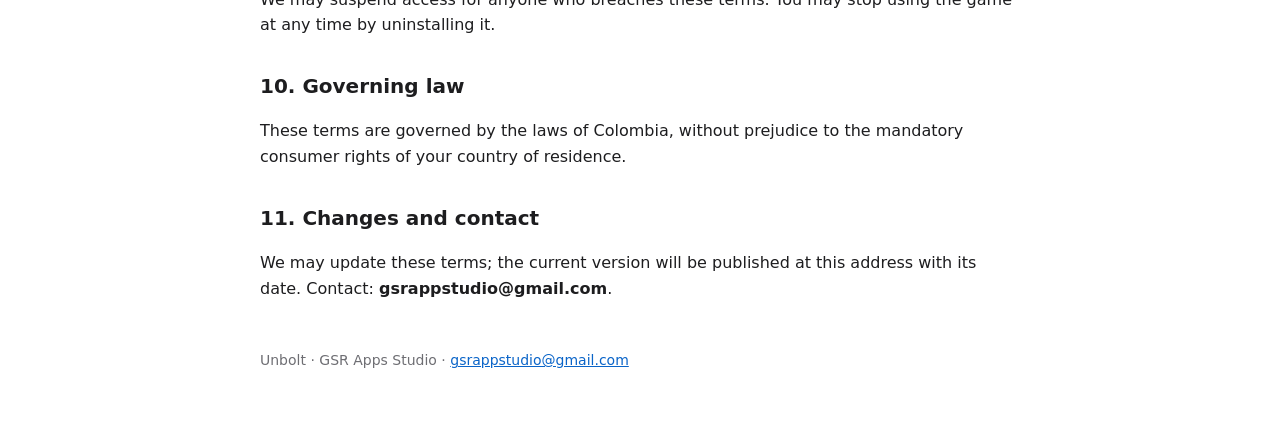
<file: unbolt/terms-en.html>
<!doctype html><html lang="en"><head><meta charset="utf-8"><meta name="viewport" content="width=device-width,initial-scale=1"><title>Unbolt - Terms of Service</title><link rel="stylesheet" href="style.css"></head><body><main><nav><a href="https://gsrappstudio.github.io/unbolt/">Unbolt</a><a href="https://gsrappstudio.github.io/unbolt/privacy-es.html">Privacidad</a><a href="https://gsrappstudio.github.io/unbolt/privacy-en.html">Privacy Policy</a><a href="https://gsrappstudio.github.io/unbolt/terms-es.html">Términos</a><a href="https://gsrappstudio.github.io/unbolt/terms-en.html">Terms</a><a href="https://gsrappstudio.github.io/unbolt/delete-data.html">Eliminar datos / Delete data</a></nav><h1>Unbolt Terms of Service</h1>
<p><strong>Last updated:</strong> November 8, 2026</p>
<p>These terms govern your use of the <strong>Unbolt</strong> game for Android, published by <strong>GSR Apps Studio</strong> (Gustavo Adolfo Salcedo Rodríguez, Colombia). By installing or using the game you accept these terms and the <a href="privacy-en.html">privacy policy</a>.</p>
<h2>1. Use of the game</h2>
<p>We grant you a personal, limited, revocable, non-exclusive licence to use the game on your Android devices for entertainment only. You may not copy, decompile, modify or redistribute the game, or use bots, cheats, mods or any means to alter your progress, coins or daily challenge results.</p>
<h2>2. Age</h2>
<p>The game is intended for people <strong>aged 13 or over</strong>. If you are a minor in your country, you need permission from a parent or guardian.</p>
<h2>3. Virtual coins and purchases</h2>
<ul>
<li>In-game coins are a virtual item with <strong>no monetary value</strong>; they cannot be redeemed for money or transferred.</li>
<li>In-app purchases (for example "Remove ads" and coin packs) are processed by <strong>Google Play</strong> and governed by its terms. Refunds follow Google Play's policy.</li>
<li>Coin balances and rewards are computed on the server; if we detect tampering we may correct the balance or restrict features.</li>
</ul>
<h2>4. Ads</h2>
<p>The game may show ads, including optional rewarded ads. Ads are provided by third parties (Google AdMob) and their content is not our responsibility.</p>
<h2>5. Your progress</h2>
<p>We save your progress in the cloud using an anonymous identifier. If you uninstall the game or switch devices, recovery of your progress may not be guaranteed. You can request deletion of your data on <a href="delete-data.html">this page</a>.</p>
<h2>6. Intellectual property</h2>
<p>The game, its art, sounds, models, code and brand belong to GSR Apps Studio or its licensors. No rights are transferred to you except the licence in section 1.</p>
<h2>7. Availability and changes</h2>
<p>The game is provided "as is". We may update, modify or suspend features (including online services such as the daily challenge) at any time.</p>
<h2>8. Limitation of liability</h2>
<p>To the extent permitted by law, we are not liable for indirect damages, loss of progress or coins due to causes beyond our control, or for interruptions of third-party services. This does not limit the rights the law gives you as a consumer.</p>
<h2>9. Termination</h2>
<p>We may suspend access for anyone who breaches these terms. You may stop using the game at any time by uninstalling it.</p>
<h2>10. Governing law</h2>
<p>These terms are governed by the laws of Colombia, without prejudice to the mandatory consumer rights of your country of residence.</p>
<h2>11. Changes and contact</h2>
<p>We may update these terms; the current version will be published at this address with its date. Contact: <strong>gsrappstudio@gmail.com</strong>.</p><footer>Unbolt · GSR Apps Studio · <a href="mailto:gsrappstudio@gmail.com">gsrappstudio@gmail.com</a></footer></main></body></html>
</file>
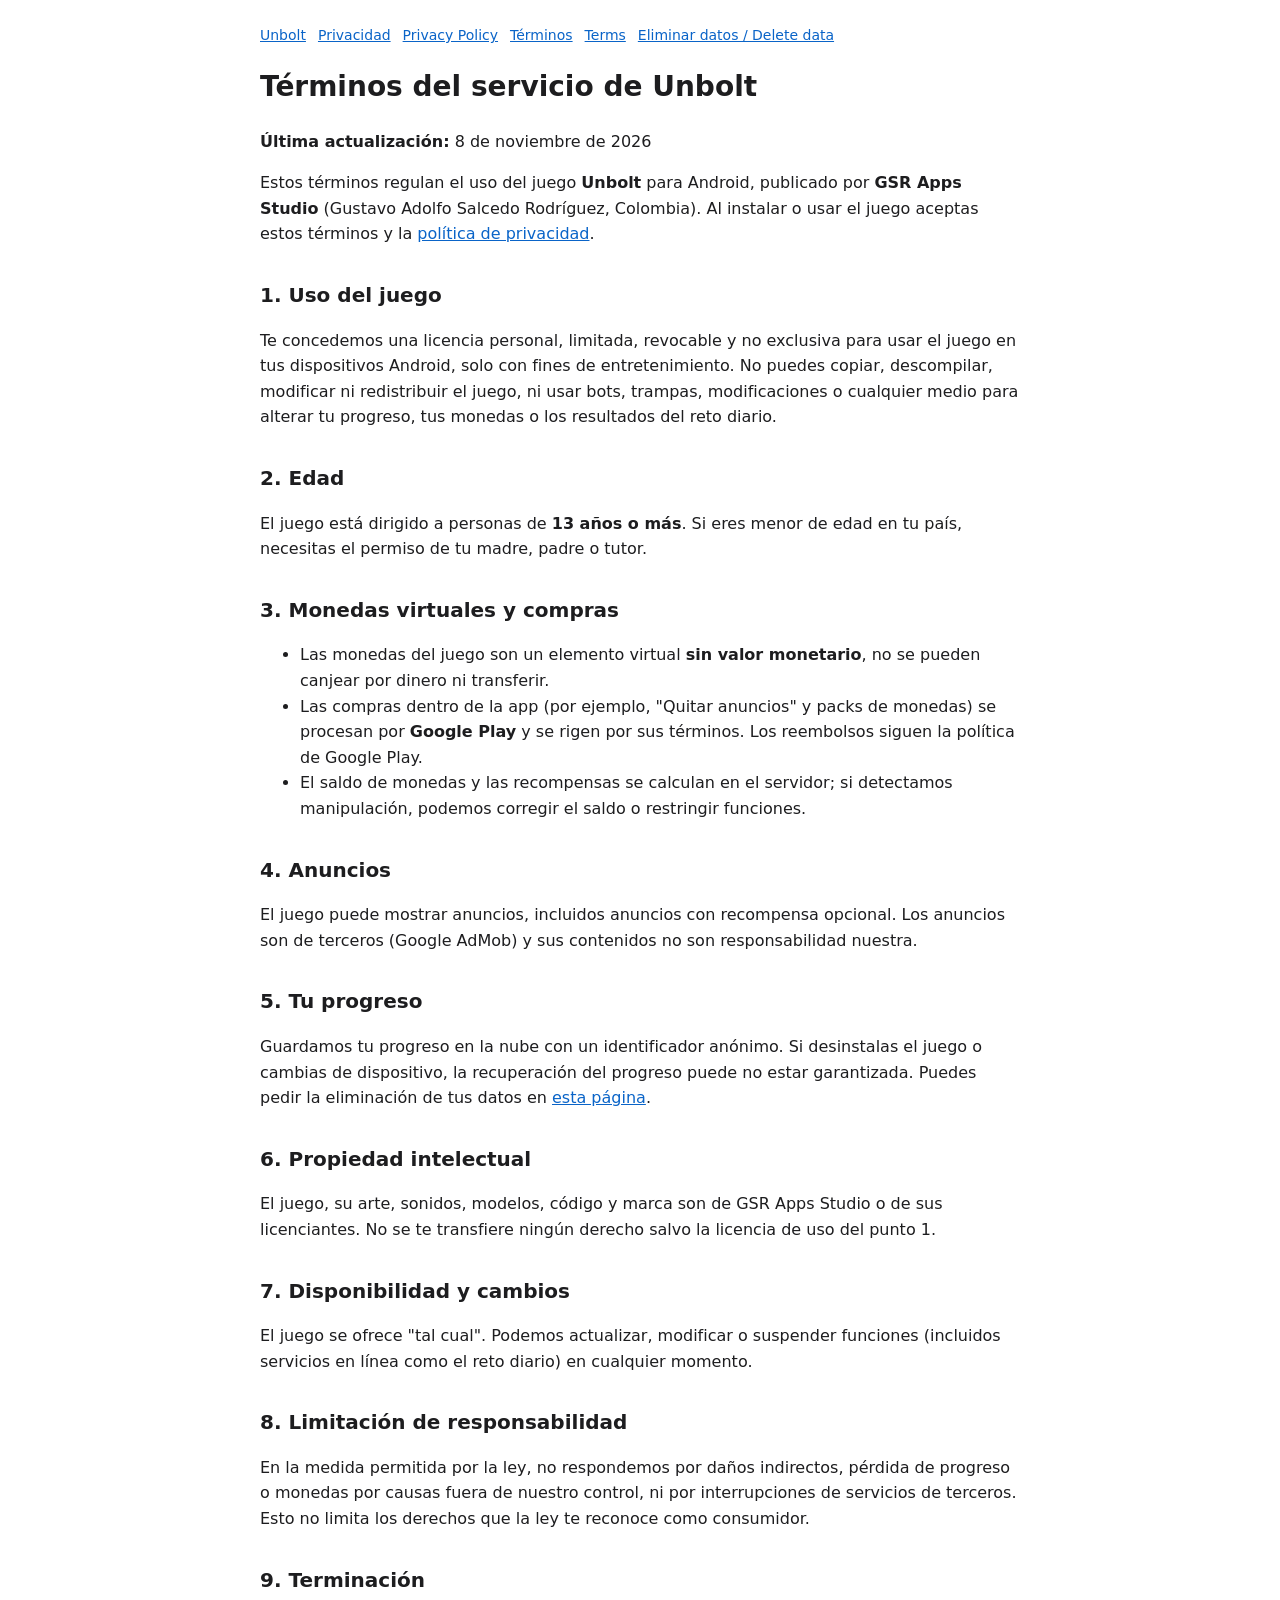
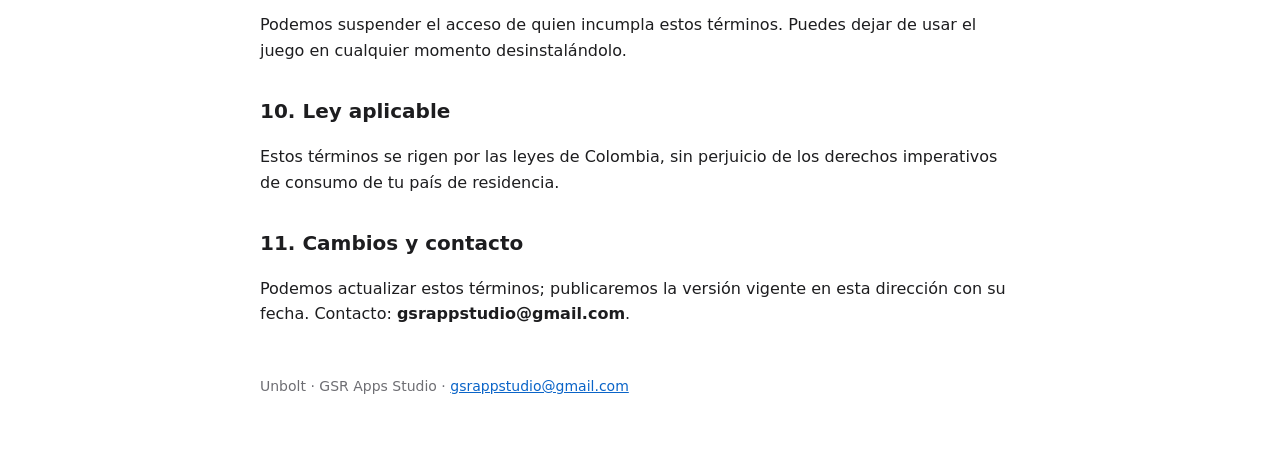
<file: unbolt/terms-es.html>
<!doctype html><html lang="es"><head><meta charset="utf-8"><meta name="viewport" content="width=device-width,initial-scale=1"><title>Unbolt - Términos del servicio</title><link rel="stylesheet" href="style.css"></head><body><main><nav><a href="https://gsrappstudio.github.io/unbolt/">Unbolt</a><a href="https://gsrappstudio.github.io/unbolt/privacy-es.html">Privacidad</a><a href="https://gsrappstudio.github.io/unbolt/privacy-en.html">Privacy Policy</a><a href="https://gsrappstudio.github.io/unbolt/terms-es.html">Términos</a><a href="https://gsrappstudio.github.io/unbolt/terms-en.html">Terms</a><a href="https://gsrappstudio.github.io/unbolt/delete-data.html">Eliminar datos / Delete data</a></nav><h1>Términos del servicio de Unbolt</h1>
<p><strong>Última actualización:</strong> 8 de noviembre de 2026</p>
<p>Estos términos regulan el uso del juego <strong>Unbolt</strong> para Android, publicado por <strong>GSR Apps Studio</strong> (Gustavo Adolfo Salcedo Rodríguez, Colombia). Al instalar o usar el juego aceptas estos términos y la <a href="privacy-es.html">política de privacidad</a>.</p>
<h2>1. Uso del juego</h2>
<p>Te concedemos una licencia personal, limitada, revocable y no exclusiva para usar el juego en tus dispositivos Android, solo con fines de entretenimiento. No puedes copiar, descompilar, modificar ni redistribuir el juego, ni usar bots, trampas, modificaciones o cualquier medio para alterar tu progreso, tus monedas o los resultados del reto diario.</p>
<h2>2. Edad</h2>
<p>El juego está dirigido a personas de <strong>13 años o más</strong>. Si eres menor de edad en tu país, necesitas el permiso de tu madre, padre o tutor.</p>
<h2>3. Monedas virtuales y compras</h2>
<ul>
<li>Las monedas del juego son un elemento virtual <strong>sin valor monetario</strong>, no se pueden canjear por dinero ni transferir.</li>
<li>Las compras dentro de la app (por ejemplo, "Quitar anuncios" y packs de monedas) se procesan por <strong>Google Play</strong> y se rigen por sus términos. Los reembolsos siguen la política de Google Play.</li>
<li>El saldo de monedas y las recompensas se calculan en el servidor; si detectamos manipulación, podemos corregir el saldo o restringir funciones.</li>
</ul>
<h2>4. Anuncios</h2>
<p>El juego puede mostrar anuncios, incluidos anuncios con recompensa opcional. Los anuncios son de terceros (Google AdMob) y sus contenidos no son responsabilidad nuestra.</p>
<h2>5. Tu progreso</h2>
<p>Guardamos tu progreso en la nube con un identificador anónimo. Si desinstalas el juego o cambias de dispositivo, la recuperación del progreso puede no estar garantizada. Puedes pedir la eliminación de tus datos en <a href="delete-data.html">esta página</a>.</p>
<h2>6. Propiedad intelectual</h2>
<p>El juego, su arte, sonidos, modelos, código y marca son de GSR Apps Studio o de sus licenciantes. No se te transfiere ningún derecho salvo la licencia de uso del punto 1.</p>
<h2>7. Disponibilidad y cambios</h2>
<p>El juego se ofrece "tal cual". Podemos actualizar, modificar o suspender funciones (incluidos servicios en línea como el reto diario) en cualquier momento.</p>
<h2>8. Limitación de responsabilidad</h2>
<p>En la medida permitida por la ley, no respondemos por daños indirectos, pérdida de progreso o monedas por causas fuera de nuestro control, ni por interrupciones de servicios de terceros. Esto no limita los derechos que la ley te reconoce como consumidor.</p>
<h2>9. Terminación</h2>
<p>Podemos suspender el acceso de quien incumpla estos términos. Puedes dejar de usar el juego en cualquier momento desinstalándolo.</p>
<h2>10. Ley aplicable</h2>
<p>Estos términos se rigen por las leyes de Colombia, sin perjuicio de los derechos imperativos de consumo de tu país de residencia.</p>
<h2>11. Cambios y contacto</h2>
<p>Podemos actualizar estos términos; publicaremos la versión vigente en esta dirección con su fecha. Contacto: <strong>gsrappstudio@gmail.com</strong>.</p><footer>Unbolt · GSR Apps Studio · <a href="mailto:gsrappstudio@gmail.com">gsrappstudio@gmail.com</a></footer></main></body></html>
</file>
<file: unbolt/style.css>
:root{--bg:#fff;--fg:#1d1d1f;--mut:#6e6e73;--ln:#d2d2d7;--ac:#0a64c8}@media(prefers-color-scheme:dark){:root{--bg:#16171a;--fg:#ececf0;--mut:#9a9aa3;--ln:#33343a;--ac:#6cb2ff}}
body{margin:0;background:var(--bg);color:var(--fg);font:16px/1.6 system-ui,sans-serif}main{max-width:760px;margin:0 auto;padding:24px 16px 64px}
nav{display:flex;flex-wrap:wrap;gap:12px;margin-bottom:16px;font-size:14px}a{color:var(--ac)}table{border-collapse:collapse;width:100%;font-size:14px}td,th{border:1px solid var(--ln);padding:8px;vertical-align:top;text-align:left}
h1{font-size:28px}h2{font-size:20px;margin-top:32px}.wrap{overflow-x:auto}footer{margin-top:48px;color:var(--mut);font-size:14px}
</file>
